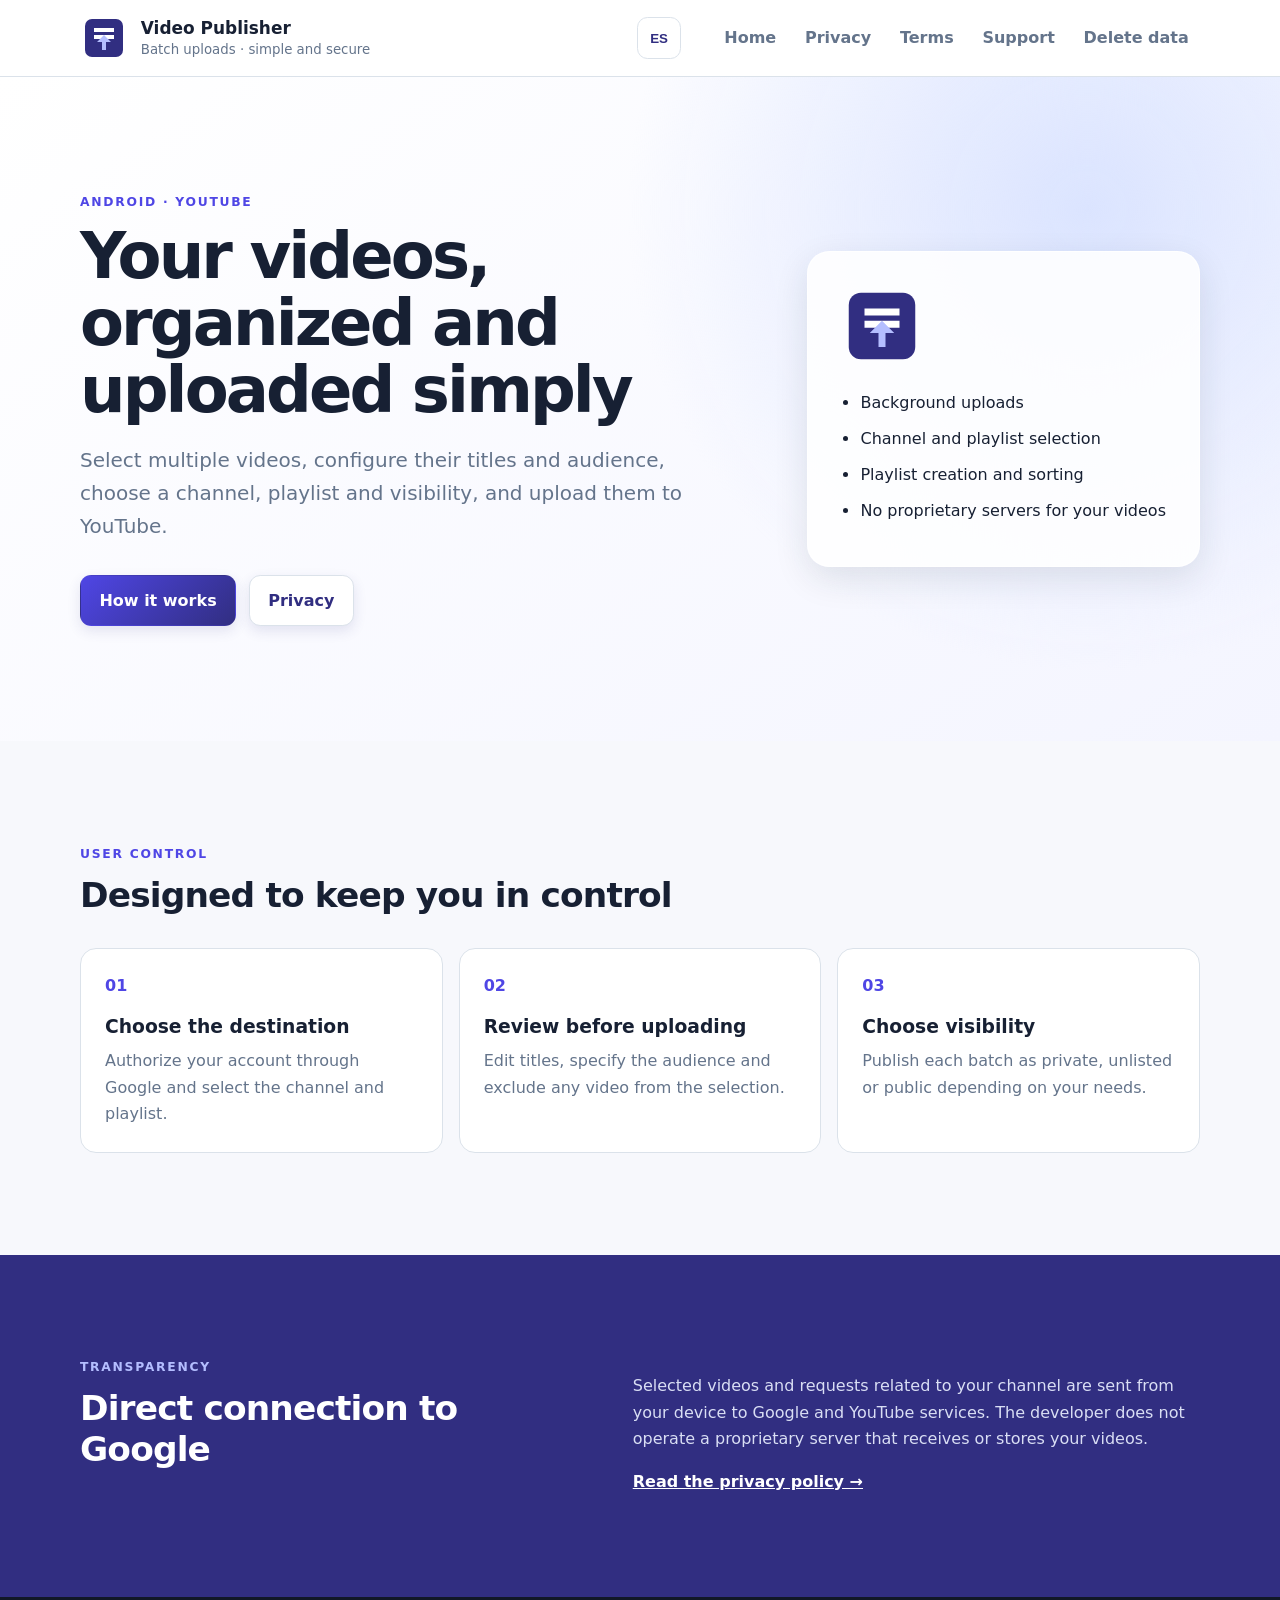
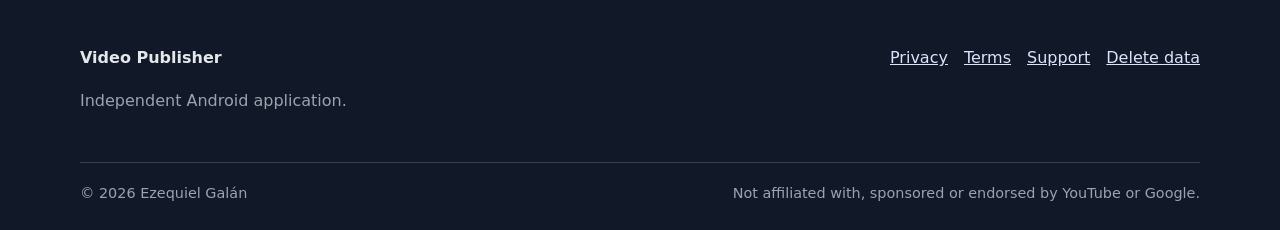
<file: index.html>
<!doctype html>
<html lang="es">
<head>
  <meta charset="utf-8">
  <meta name="viewport" content="width=device-width, initial-scale=1">
  <meta name="description" content="Sitio oficial de Publicador de Vídeos (Video Publisher), una aplicación Android para gestionar subidas por lotes a YouTube.">
  <meta name="theme-color" content="#312e81">
  <meta name="google-site-verification" content="wgE6SXfp0S7-JsdojWdVtUyvnui0xIQFxlAx4Hck0r0">
  <title>Publicador de Vídeos | Video Publisher</title>
  <link rel="icon" href="assets/logo.svg" type="image/svg+xml">
  <link rel="stylesheet" href="assets/styles.css">
</head>
<body>
  <a class="skip-link" href="#contenido" data-es="Saltar al contenido" data-en="Skip to content">Saltar al contenido</a>
  <header class="site-header">
    <div class="shell header-inner">
      <a class="brand" href="index.html" aria-label="Publicador de Vídeos">
        <img src="assets/logo.svg" alt="" width="48" height="48">
        <span><strong data-es="Publicador de Vídeos" data-en="Video Publisher">Publicador de Vídeos</strong><small data-es="Subida masiva · sencilla y segura" data-en="Batch uploads · simple and secure">Subida masiva · sencilla y segura</small></span>
      </a>
      <div class="header-actions">
        <button class="language-button" type="button" data-language-toggle aria-label="Cambiar idioma">EN</button>
        <button class="menu-button" type="button" data-menu-toggle aria-expanded="false" aria-controls="main-menu"><span></span><span></span><span></span><span class="sr-only">Menú</span></button>
      </div>
      <nav id="main-menu" class="main-nav" aria-label="Navegación principal">
        <a href="index.html" data-es="Inicio" data-en="Home">Inicio</a>
        <a href="privacy.html" data-es="Privacidad" data-en="Privacy">Privacidad</a>
        <a href="terms.html" data-es="Condiciones" data-en="Terms">Condiciones</a>
        <a href="support.html" data-es="Ayuda" data-en="Support">Ayuda</a>
        <a href="deletion.html" data-es="Eliminar datos" data-en="Delete data">Eliminar datos</a>
      </nav>
    </div>
  </header>

  <main id="contenido">
    <section class="hero">
      <div class="shell hero-grid">
        <div>
          <p class="eyebrow" data-es="ANDROID · YOUTUBE" data-en="ANDROID · YOUTUBE">ANDROID · YOUTUBE</p>
          <h1 data-es="Tus vídeos, organizados y subidos de forma sencilla" data-en="Your videos, organized and uploaded simply">Tus vídeos, organizados y subidos de forma sencilla</h1>
          <p class="hero-copy" data-es="Selecciona varios vídeos, configura su título y audiencia, elige un canal, una lista de reproducción y la visibilidad, y súbelos a YouTube." data-en="Select multiple videos, configure their titles and audience, choose a channel, playlist and visibility, and upload them to YouTube.">Selecciona varios vídeos, configura su título y audiencia, elige un canal, una lista de reproducción y la visibilidad, y súbelos a YouTube.</p>
          <div class="hero-actions">
            <a class="button primary" href="support.html" data-es="Cómo funciona" data-en="How it works">Cómo funciona</a>
            <a class="button secondary" href="privacy.html" data-es="Privacidad" data-en="Privacy">Privacidad</a>
          </div>
        </div>
        <div class="hero-card" aria-label="Resumen de funciones">
          <img src="assets/logo.svg" alt="" width="84" height="84">
          <ul>
            <li data-es="Subidas en segundo plano" data-en="Background uploads">Subidas en segundo plano</li>
            <li data-es="Selección de canal y listas" data-en="Channel and playlist selection">Selección de canal y listas</li>
            <li data-es="Creación y ordenación de listas" data-en="Playlist creation and sorting">Creación y ordenación de listas</li>
            <li data-es="Sin servidores propios para tus vídeos" data-en="No proprietary servers for your videos">Sin servidores propios para tus vídeos</li>
          </ul>
        </div>
      </div>
    </section>

    <section class="section shell">
      <div class="section-heading">
        <p class="eyebrow" data-es="CONTROL DEL USUARIO" data-en="USER CONTROL">CONTROL DEL USUARIO</p>
        <h2 data-es="Diseñada para que tú decidas" data-en="Designed to keep you in control">Diseñada para que tú decidas</h2>
      </div>
      <div class="feature-grid">
        <article class="feature"><span>01</span><h3 data-es="Elige el destino" data-en="Choose the destination">Elige el destino</h3><p data-es="Autoriza tu cuenta mediante Google y selecciona el canal y la lista de reproducción." data-en="Authorize your account through Google and select the channel and playlist.">Autoriza tu cuenta mediante Google y selecciona el canal y la lista de reproducción.</p></article>
        <article class="feature"><span>02</span><h3 data-es="Revisa antes de subir" data-en="Review before uploading">Revisa antes de subir</h3><p data-es="Edita los títulos, indica la audiencia y excluye cualquier vídeo de la selección." data-en="Edit titles, specify the audience and exclude any video from the selection.">Edita los títulos, indica la audiencia y excluye cualquier vídeo de la selección.</p></article>
        <article class="feature"><span>03</span><h3 data-es="Elige la visibilidad" data-en="Choose visibility">Elige la visibilidad</h3><p data-es="Publica cada lote como privado, oculto o público según el destino que necesites." data-en="Publish each batch as private, unlisted or public depending on your needs.">Publica cada lote como privado, oculto o público según el destino que necesites.</p></article>
      </div>
    </section>

    <section class="section soft-section">
      <div class="shell split">
        <div><p class="eyebrow" data-es="TRANSPARENCIA" data-en="TRANSPARENCY">TRANSPARENCIA</p><h2 data-es="Conexión directa con Google" data-en="Direct connection to Google">Conexión directa con Google</h2></div>
        <div><p data-es="Los vídeos seleccionados y las solicitudes relacionadas con tu canal se envían desde tu dispositivo a los servicios de Google y YouTube. El desarrollador no opera un servidor propio que reciba o almacene tus vídeos." data-en="Selected videos and requests related to your channel are sent from your device to Google and YouTube services. The developer does not operate a proprietary server that receives or stores your videos.">Los vídeos seleccionados y las solicitudes relacionadas con tu canal se envían desde tu dispositivo a los servicios de Google y YouTube. El desarrollador no opera un servidor propio que reciba o almacene tus vídeos.</p><a class="text-link" href="privacy.html" data-es="Leer la política de privacidad →" data-en="Read the privacy policy →">Leer la política de privacidad →</a></div>
      </div>
    </section>
  </main>

  <footer class="site-footer">
    <div class="shell footer-grid"><div><strong data-es="Publicador de Vídeos" data-en="Video Publisher">Publicador de Vídeos</strong><p data-es="Aplicación independiente para Android." data-en="Independent Android application.">Aplicación independiente para Android.</p></div><div class="footer-links"><a href="privacy.html" data-es="Privacidad" data-en="Privacy">Privacidad</a><a href="terms.html" data-es="Condiciones" data-en="Terms">Condiciones</a><a href="support.html" data-es="Ayuda" data-en="Support">Ayuda</a><a href="deletion.html" data-es="Eliminar datos" data-en="Delete data">Eliminar datos</a></div></div>
    <div class="shell legal-note"><span>© <span data-current-year></span> <span data-developer-name>Ezequiel Galán</span></span><span data-es="No afiliada, patrocinada ni respaldada por YouTube o Google." data-en="Not affiliated with, sponsored or endorsed by YouTube or Google.">No afiliada, patrocinada ni respaldada por YouTube o Google.</span></div>
  </footer>
  <script src="assets/config.js"></script><script src="assets/app.js"></script>
</body>
</html>
</file>
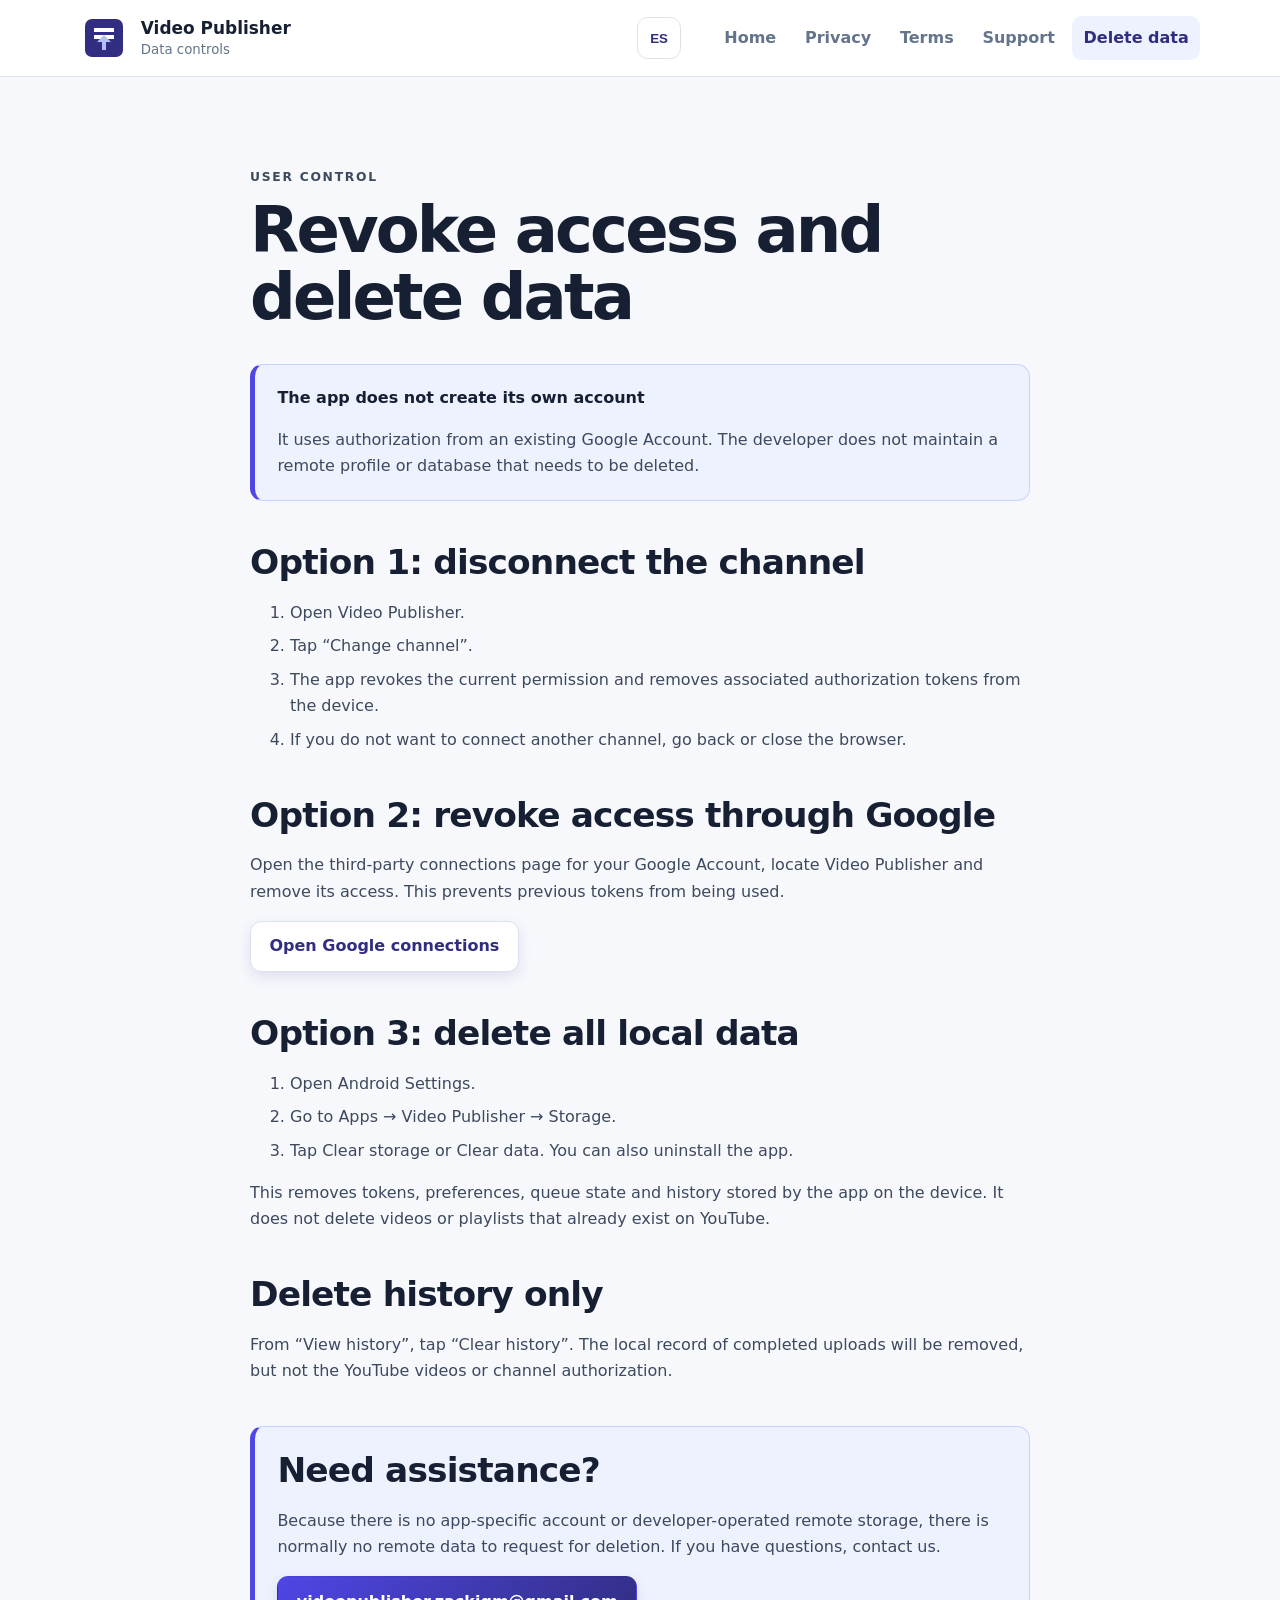
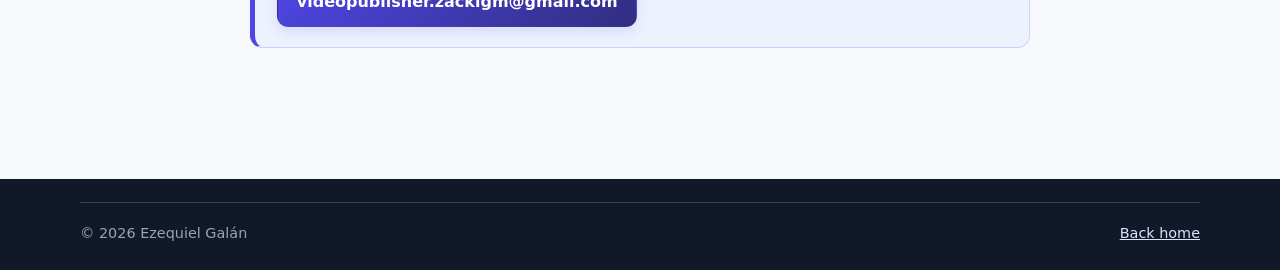
<file: deletion.html>
<!doctype html><html lang="es"><head><meta charset="utf-8"><meta name="viewport" content="width=device-width, initial-scale=1"><meta name="theme-color" content="#312e81"><meta name="description" content="Instrucciones para retirar el acceso y eliminar datos locales de Publicador de Vídeos."><title>Eliminar datos | Publicador de Vídeos</title><link rel="icon" href="assets/logo.svg" type="image/svg+xml"><link rel="stylesheet" href="assets/styles.css"></head><body>
<a class="skip-link" href="#contenido" data-es="Saltar al contenido" data-en="Skip to content">Saltar al contenido</a><header class="site-header"><div class="shell header-inner"><a class="brand" href="index.html"><img src="assets/logo.svg" alt="" width="48" height="48"><span><strong data-es="Publicador de Vídeos" data-en="Video Publisher">Publicador de Vídeos</strong><small data-es="Control de datos" data-en="Data controls">Control de datos</small></span></a><div class="header-actions"><button class="language-button" type="button" data-language-toggle>EN</button><button class="menu-button" type="button" data-menu-toggle aria-expanded="false" aria-controls="main-menu"><span></span><span></span><span></span><span class="sr-only">Menú</span></button></div><nav id="main-menu" class="main-nav"><a href="index.html" data-es="Inicio" data-en="Home">Inicio</a><a href="privacy.html" data-es="Privacidad" data-en="Privacy">Privacidad</a><a href="terms.html" data-es="Condiciones" data-en="Terms">Condiciones</a><a href="support.html" data-es="Ayuda" data-en="Support">Ayuda</a><a class="active" href="deletion.html" data-es="Eliminar datos" data-en="Delete data">Eliminar datos</a></nav></div></header>
<main id="contenido" class="legal-page"><div class="shell narrow"><p class="eyebrow" data-es="CONTROL DEL USUARIO" data-en="USER CONTROL">CONTROL DEL USUARIO</p><h1 data-es="Retirar el acceso y eliminar datos" data-en="Revoke access and delete data">Retirar el acceso y eliminar datos</h1><div class="notice"><strong data-es="La aplicación no crea una cuenta propia" data-en="The app does not create its own account">La aplicación no crea una cuenta propia</strong><p data-es="Utiliza la autorización de una cuenta de Google existente. El desarrollador no mantiene un perfil o base de datos remota que deba eliminarse." data-en="It uses authorization from an existing Google Account. The developer does not maintain a remote profile or database that needs to be deleted.">Utiliza la autorización de una cuenta de Google existente. El desarrollador no mantiene un perfil o base de datos remota que deba eliminarse.</p></div>
<section><h2 data-es="Opción 1: desconectar el canal" data-en="Option 1: disconnect the channel">Opción 1: desconectar el canal</h2><ol><li data-es="Abre Publicador de Vídeos." data-en="Open Video Publisher.">Abre Publicador de Vídeos.</li><li data-es="Pulsa “Cambiar canal”." data-en="Tap “Change channel”.">Pulsa <em>“Cambiar canal”</em>.</li><li data-es="La aplicación revoca el permiso actual y elimina del dispositivo los tokens de autorización asociados." data-en="The app revokes the current permission and removes associated authorization tokens from the device.">La aplicación revoca el permiso actual y elimina del dispositivo los tokens de autorización asociados.</li><li data-es="Si no quieres conectar otro canal, vuelve atrás o cierra el navegador." data-en="If you do not want to connect another channel, go back or close the browser.">Si no quieres conectar otro canal, vuelve atrás o cierra el navegador.</li></ol></section>
<section><h2 data-es="Opción 2: retirar el acceso desde Google" data-en="Option 2: revoke access through Google">Opción 2: retirar el acceso desde Google</h2><p data-es="Accede a las conexiones de terceros de tu cuenta de Google, localiza Publicador de Vídeos y elimina su acceso. Esta acción impide que los tokens anteriores sigan utilizándose." data-en="Open the third-party connections page for your Google Account, locate Video Publisher and remove its access. This prevents previous tokens from being used.">Accede a las conexiones de terceros de tu cuenta de Google, localiza Publicador de Vídeos y elimina su acceso. Esta acción impide que los tokens anteriores sigan utilizándose.</p><p><a class="button secondary" href="https://myaccount.google.com/connections" rel="noopener" data-es="Abrir conexiones de Google" data-en="Open Google connections">Abrir conexiones de Google</a></p></section>
<section><h2 data-es="Opción 3: eliminar todos los datos locales" data-en="Option 3: delete all local data">Opción 3: eliminar todos los datos locales</h2><ol><li data-es="Abre Ajustes de Android." data-en="Open Android Settings.">Abre Ajustes de Android.</li><li data-es="Entra en Aplicaciones → Publicador de Vídeos → Almacenamiento." data-en="Go to Apps → Video Publisher → Storage.">Entra en Aplicaciones → Publicador de Vídeos → Almacenamiento.</li><li data-es="Pulsa Borrar almacenamiento o Borrar datos. También puedes desinstalar la aplicación." data-en="Tap Clear storage or Clear data. You can also uninstall the app.">Pulsa <em>“Borrar almacenamiento”</em> o <em>“Borrar datos”</em>. También puedes desinstalar la aplicación.</li></ol><p data-es="Esto elimina los tokens, preferencias, estado de la cola e historial guardados por la aplicación en el dispositivo. No elimina los vídeos ni las listas que ya existen en YouTube." data-en="This removes tokens, preferences, queue state and history stored by the app on the device. It does not delete videos or playlists that already exist on YouTube.">Esto elimina los tokens, preferencias, estado de la cola e historial guardados por la aplicación en el dispositivo. <strong>No elimina</strong> los vídeos ni las listas que ya existen en YouTube.</p></section>
<section><h2 data-es="Borrar solo el historial" data-en="Delete history only">Borrar solo el historial</h2><p data-es="Desde “Ver historial”, pulsa “Borrar historial”. Se eliminará el registro local de subidas completadas, pero no los vídeos de YouTube ni la autorización del canal." data-en="From “View history”, tap “Clear history”. The local record of completed uploads will be removed, but not the YouTube videos or channel authorization.">Desde <em>“Ver historial”</em>, pulsa <em>“Borrar historial”</em>. Se eliminará el registro local de subidas completadas, pero no los vídeos de YouTube ni la autorización del canal.</p></section>
<section class="contact-card"><h2 data-es="¿Necesitas asistencia?" data-en="Need assistance?">¿Necesitas asistencia?</h2><p data-es="Como no existe una cuenta propia ni almacenamiento remoto del desarrollador, normalmente no hay datos remotos que solicitar eliminar. Si tienes alguna duda, contacta con nosotros." data-en="Because there is no app-specific account or developer-operated remote storage, there is normally no remote data to request for deletion. If you have questions, contact us.">Como no existe una cuenta propia ni almacenamiento remoto del desarrollador, normalmente no hay datos remotos que solicitar eliminar. Si tienes alguna duda, contacta con nosotros.</p><a class="button primary" data-support-email-button href="mailto:videopublisher.zackigm@gmail.com">videopublisher.zackigm@gmail.com</a></section>
</div></main><footer class="site-footer compact"><div class="shell legal-note"><span>© <span data-current-year></span> <span data-developer-name>Ezequiel Galán</span></span><a href="index.html" data-es="Volver al inicio" data-en="Back home">Volver al inicio</a></div></footer><script src="assets/config.js"></script><script src="assets/app.js"></script></body></html>
</file>
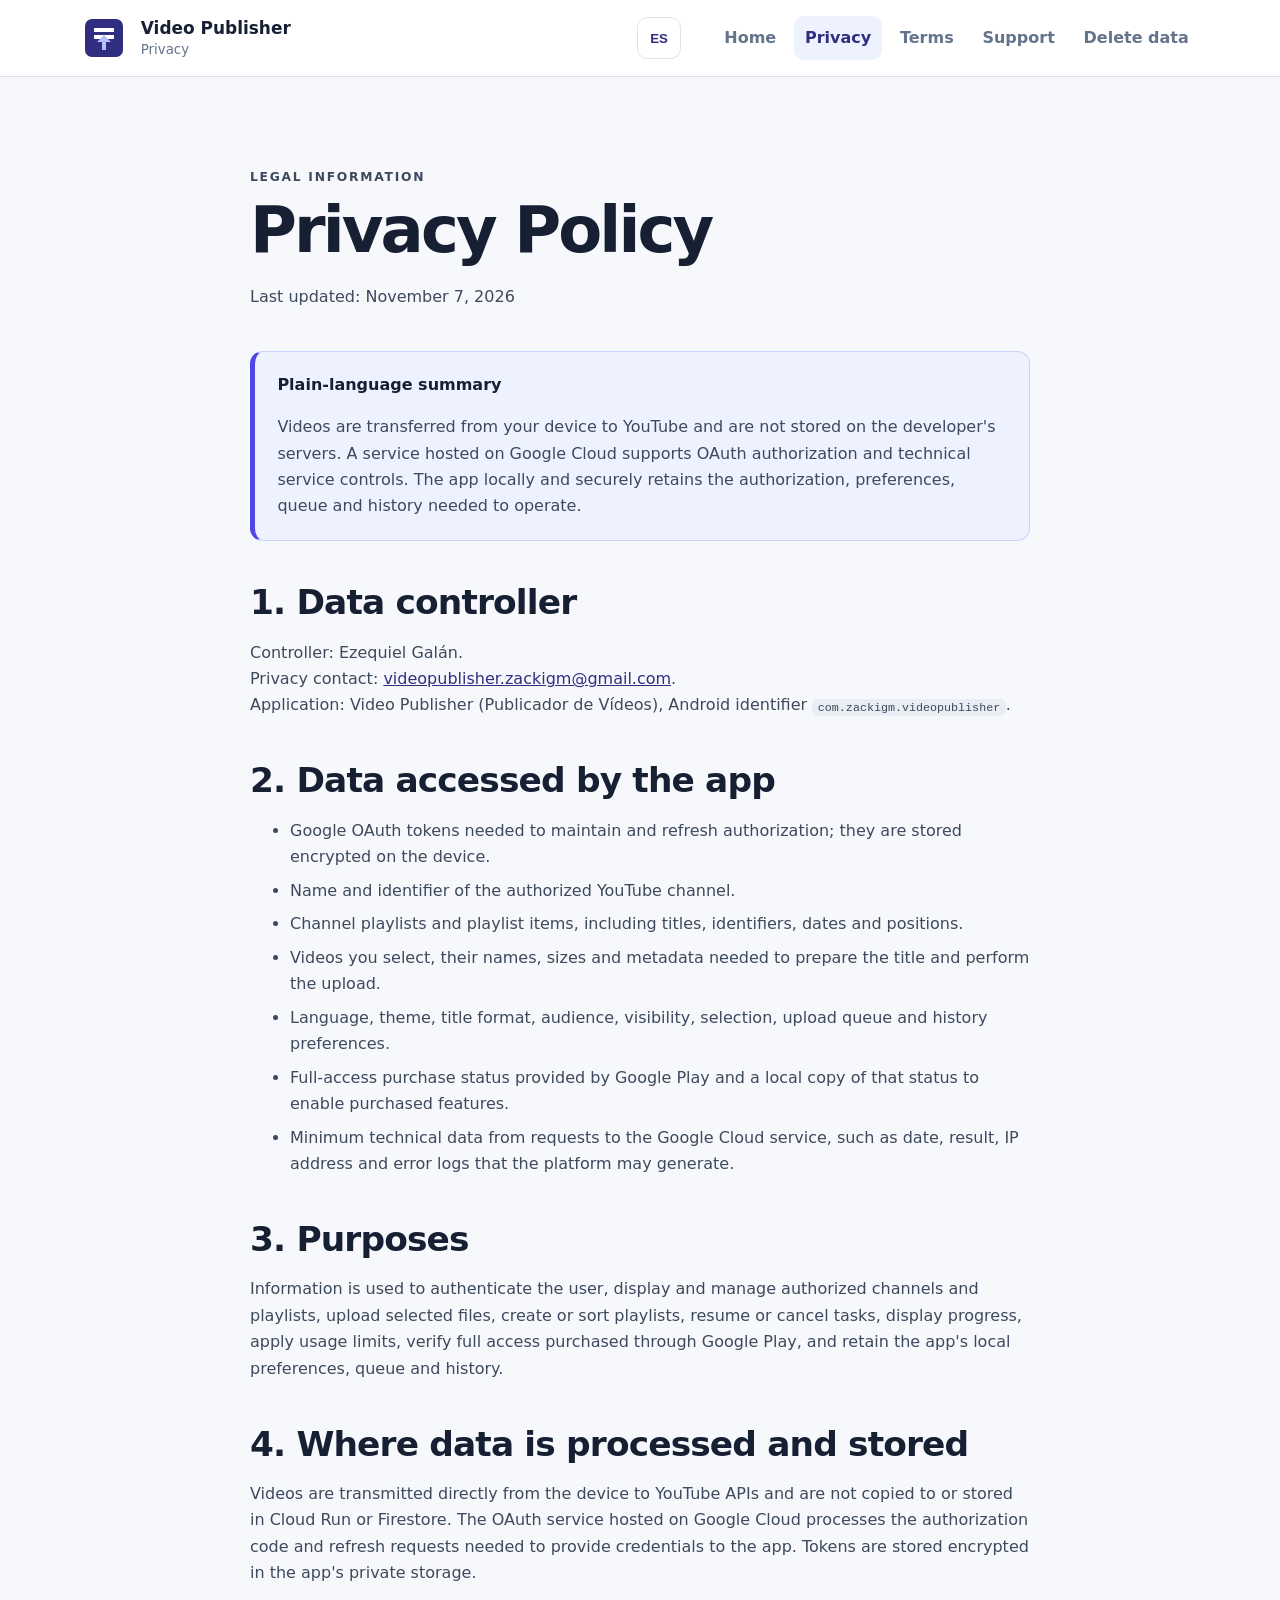
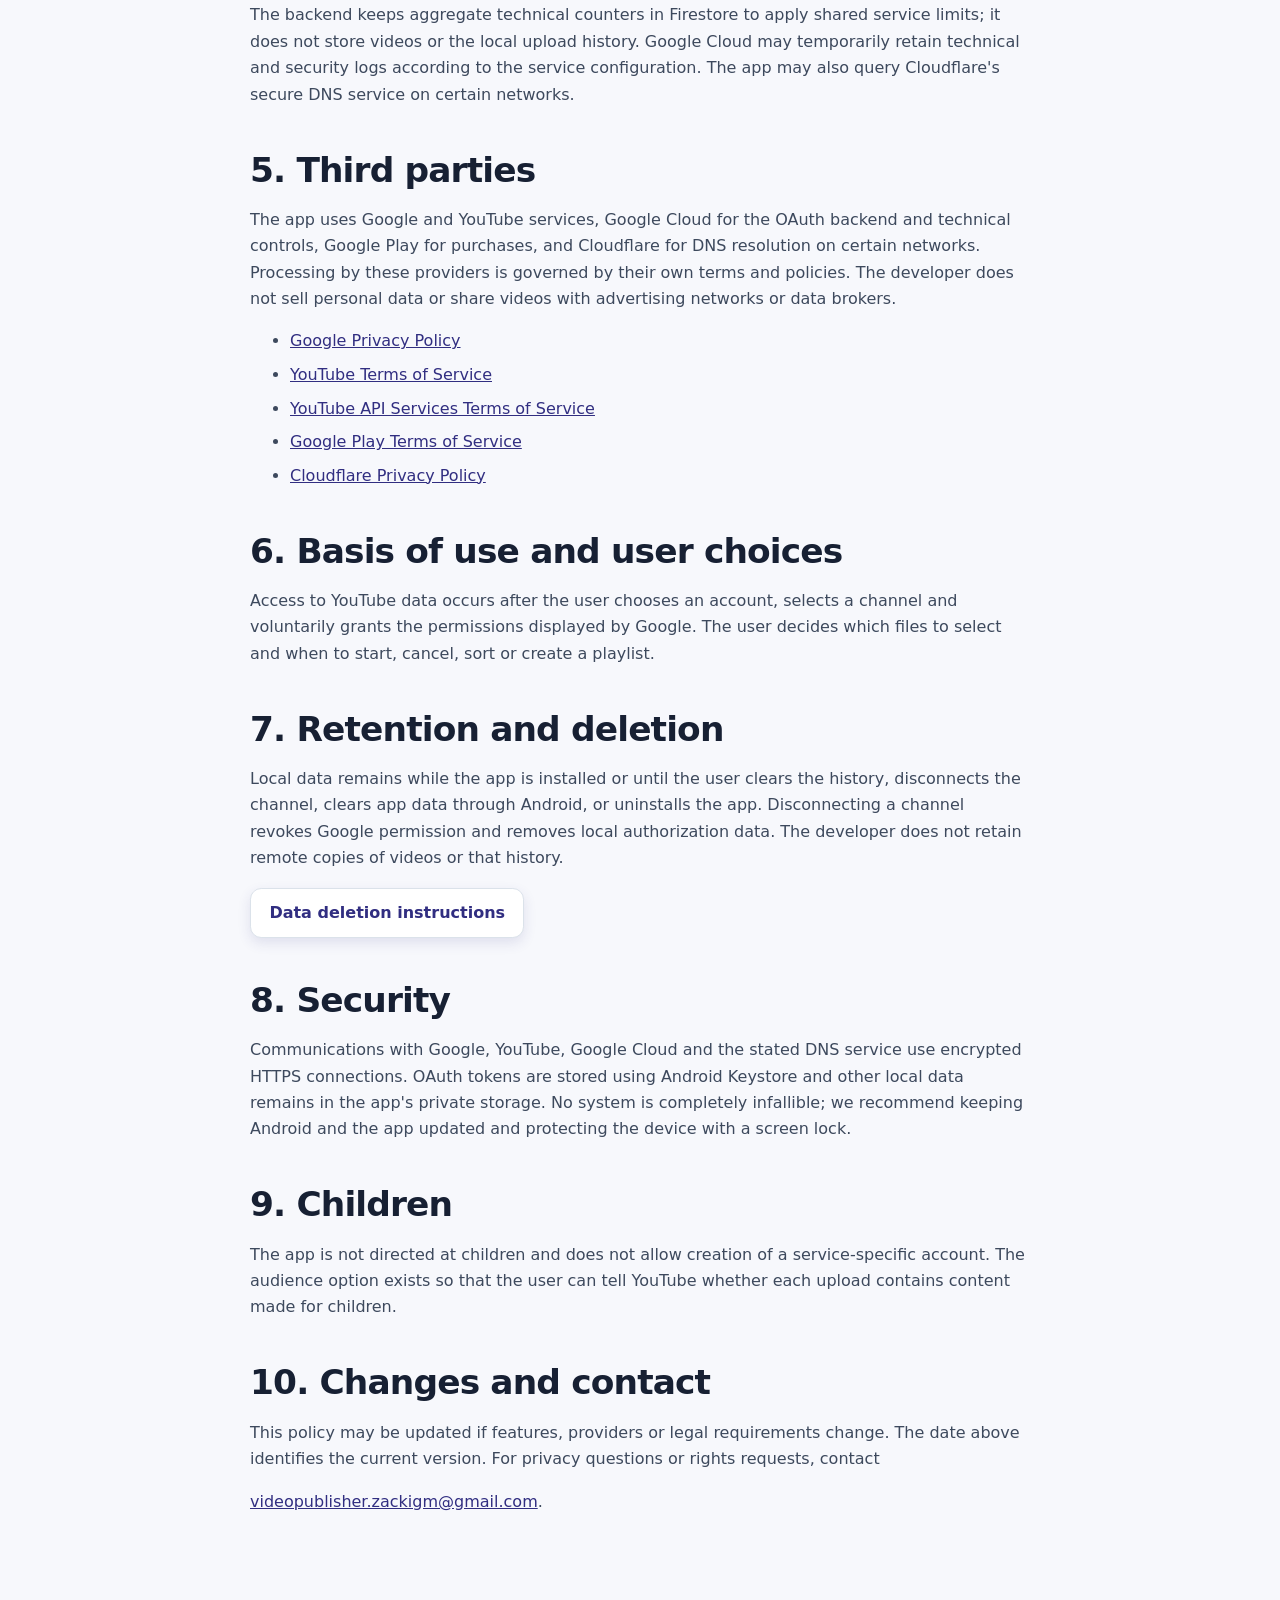
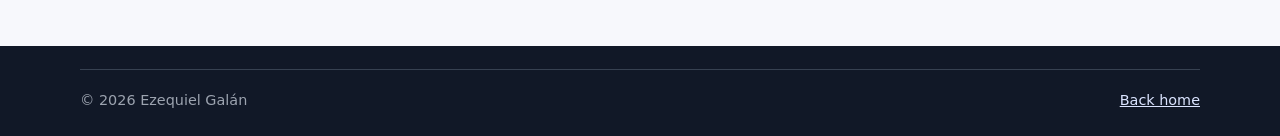
<file: privacy.html>
<!doctype html><html lang="es"><head><meta charset="utf-8"><meta name="viewport" content="width=device-width, initial-scale=1"><meta name="theme-color" content="#312e81"><meta name="description" content="Política de privacidad de Publicador de Vídeos."><title>Política de privacidad | Publicador de Vídeos</title><link rel="icon" href="assets/logo.svg" type="image/svg+xml"><link rel="stylesheet" href="assets/styles.css"></head><body>
<a class="skip-link" href="#contenido" data-es="Saltar al contenido" data-en="Skip to content">Saltar al contenido</a><header class="site-header"><div class="shell header-inner"><a class="brand" href="index.html"><img src="assets/logo.svg" alt="" width="48" height="48"><span><strong data-es="Publicador de Vídeos" data-en="Video Publisher">Publicador de Vídeos</strong><small data-es="Privacidad" data-en="Privacy">Privacidad</small></span></a><div class="header-actions"><button class="language-button" type="button" data-language-toggle>EN</button><button class="menu-button" type="button" data-menu-toggle aria-expanded="false" aria-controls="main-menu"><span></span><span></span><span></span><span class="sr-only">Menú</span></button></div><nav id="main-menu" class="main-nav"><a href="index.html" data-es="Inicio" data-en="Home">Inicio</a><a class="active" href="privacy.html" data-es="Privacidad" data-en="Privacy">Privacidad</a><a href="terms.html" data-es="Condiciones" data-en="Terms">Condiciones</a><a href="support.html" data-es="Ayuda" data-en="Support">Ayuda</a><a href="deletion.html" data-es="Eliminar datos" data-en="Delete data">Eliminar datos</a></nav></div></header>
<main id="contenido" class="legal-page"><div class="shell narrow"><p class="eyebrow" data-es="INFORMACIÓN LEGAL" data-en="LEGAL INFORMATION">INFORMACIÓN LEGAL</p><h1 data-es="Política de privacidad" data-en="Privacy Policy">Política de privacidad</h1><p class="updated"><span data-es="Última actualización:" data-en="Last updated:">Última actualización:</span> <span data-effective-date>7 de noviembre de 2026</span></p>
<div class="notice"><strong data-es="Resumen claro" data-en="Plain-language summary">Resumen claro</strong><p data-es="Los vídeos se transfieren desde tu dispositivo a YouTube y no se almacenan en servidores del desarrollador. Un servicio alojado en Google Cloud interviene en la autorización OAuth y en el control técnico del servicio. La aplicación conserva localmente y de forma protegida la autorización, preferencias, cola e historial necesarios para funcionar." data-en="Videos are transferred from your device to YouTube and are not stored on the developer's servers. A service hosted on Google Cloud supports OAuth authorization and technical service controls. The app locally and securely retains the authorization, preferences, queue and history needed to operate.">Los vídeos se transfieren desde tu dispositivo a YouTube y no se almacenan en servidores del desarrollador. Un servicio alojado en Google Cloud interviene en la autorización OAuth y en el control técnico del servicio. La aplicación conserva localmente y de forma protegida la autorización, preferencias, cola e historial necesarios para funcionar.</p></div>
<section><h2 data-es="1. Responsable" data-en="1. Data controller">1. Responsable</h2><p><span data-es="Responsable:" data-en="Controller:">Responsable:</span> <span data-developer-name>Ezequiel Galán</span>.<br><span data-es="Contacto de privacidad:" data-en="Privacy contact:">Contacto de privacidad:</span> <a data-support-email href="mailto:videopublisher.zackigm@gmail.com">videopublisher.zackigm@gmail.com</a>.<br><span data-es="Aplicación:" data-en="Application:">Aplicación:</span> <span data-es="Publicador de Vídeos (Video Publisher), identificador Android" data-en="Video Publisher (Publicador de Vídeos), Android identifier">Publicador de Vídeos (Video Publisher), identificador Android</span> <code>com.zackigm.videopublisher</code>.</p></section>
<section><h2 data-es="2. Datos a los que accede la aplicación" data-en="2. Data accessed by the app">2. Datos a los que accede la aplicación</h2><ul><li data-es="Tokens OAuth de Google necesarios para mantener y renovar la autorización; se guardan cifrados en el dispositivo." data-en="Google OAuth tokens needed to maintain and refresh authorization; they are stored encrypted on the device.">Tokens OAuth de Google necesarios para mantener y renovar la autorización; se guardan cifrados en el dispositivo.</li><li data-es="Nombre e identificador del canal de YouTube autorizado." data-en="Name and identifier of the authorized YouTube channel.">Nombre e identificador del canal de YouTube autorizado.</li><li data-es="Listas de reproducción y elementos de las listas del canal, incluidos títulos, identificadores, fechas y posiciones." data-en="Channel playlists and playlist items, including titles, identifiers, dates and positions.">Listas de reproducción y elementos de las listas del canal, incluidos títulos, identificadores, fechas y posiciones.</li><li data-es="Vídeos que seleccionas, sus nombres, tamaños y metadatos necesarios para preparar el título y realizar la subida." data-en="Videos you select, their names, sizes and metadata needed to prepare the title and perform the upload.">Vídeos que seleccionas, sus nombres, tamaños y metadatos necesarios para preparar el título y realizar la subida.</li><li data-es="Preferencias de idioma, tema, formato de título, audiencia, visibilidad, selección, cola e historial de subidas." data-en="Language, theme, title format, audience, visibility, selection, upload queue and history preferences.">Preferencias de idioma, tema, formato de título, audiencia, visibilidad, selección, cola e historial de subidas.</li><li data-es="Estado de la compra de acceso completo facilitado por Google Play y una copia local de ese estado para habilitar las funciones adquiridas." data-en="Full-access purchase status provided by Google Play and a local copy of that status to enable purchased features.">Estado de la compra de acceso completo facilitado por Google Play y una copia local de ese estado para habilitar las funciones adquiridas.</li><li data-es="Datos técnicos mínimos de las solicitudes al servicio de Google Cloud, como fecha, resultado, dirección IP y registros de error que pueda generar la plataforma." data-en="Minimum technical data from requests to the Google Cloud service, such as date, result, IP address and error logs that the platform may generate.">Datos técnicos mínimos de las solicitudes al servicio de Google Cloud, como fecha, resultado, dirección IP y registros de error que pueda generar la plataforma.</li></ul></section>
<section><h2 data-es="3. Finalidades" data-en="3. Purposes">3. Finalidades</h2><p data-es="La información se utiliza para autenticar al usuario, mostrar y administrar los canales y listas autorizados, subir los archivos seleccionados, crear u ordenar listas de reproducción, reanudar o cancelar tareas, presentar el progreso, aplicar los límites de uso, comprobar el acceso completo adquirido en Google Play y conservar las preferencias, cola e historial local de la aplicación." data-en="Information is used to authenticate the user, display and manage authorized channels and playlists, upload selected files, create or sort playlists, resume or cancel tasks, display progress, apply usage limits, verify full access purchased through Google Play, and retain the app's local preferences, queue and history.">La información se utiliza para autenticar al usuario, mostrar y administrar los canales y listas autorizados, subir los archivos seleccionados, crear u ordenar listas de reproducción, reanudar o cancelar tareas, presentar el progreso, aplicar los límites de uso, comprobar el acceso completo adquirido en Google Play y conservar las preferencias, cola e historial local de la aplicación.</p></section>
<section><h2 data-es="4. Dónde se procesan y almacenan los datos" data-en="4. Where data is processed and stored">4. Dónde se procesan y almacenan los datos</h2><p data-es="Los vídeos se transmiten directamente desde el dispositivo a las API de YouTube y no se copian ni almacenan en Cloud Run o Firestore. El servicio OAuth alojado en Google Cloud procesa el código de autorización y las solicitudes de renovación necesarias para entregar credenciales a la aplicación. Los tokens se guardan cifrados en el almacenamiento privado de la aplicación." data-en="Videos are transmitted directly from the device to YouTube APIs and are not copied to or stored in Cloud Run or Firestore. The OAuth service hosted on Google Cloud processes the authorization code and refresh requests needed to provide credentials to the app. Tokens are stored encrypted in the app's private storage.">Los vídeos se transmiten directamente desde el dispositivo a las API de YouTube y no se copian ni almacenan en Cloud Run o Firestore. El servicio OAuth alojado en Google Cloud procesa el código de autorización y las solicitudes de renovación necesarias para entregar credenciales a la aplicación. Los tokens se guardan cifrados en el almacenamiento privado de la aplicación.</p><p data-es="El backend mantiene en Firestore contadores técnicos agregados para aplicar límites compartidos del servicio; no guarda los vídeos ni el historial local de subidas. Google Cloud puede conservar temporalmente registros técnicos y de seguridad de acuerdo con la configuración del servicio. La aplicación también puede consultar un servicio DNS seguro de Cloudflare en determinadas redes." data-en="The backend keeps aggregate technical counters in Firestore to apply shared service limits; it does not store videos or the local upload history. Google Cloud may temporarily retain technical and security logs according to the service configuration. The app may also query Cloudflare's secure DNS service on certain networks.">El backend mantiene en Firestore contadores técnicos agregados para aplicar límites compartidos del servicio; no guarda los vídeos ni el historial local de subidas. Google Cloud puede conservar temporalmente registros técnicos y de seguridad de acuerdo con la configuración del servicio. La aplicación también puede consultar un servicio DNS seguro de Cloudflare en determinadas redes.</p></section>
<section><h2 data-es="5. Terceros" data-en="5. Third parties">5. Terceros</h2><p data-es="La aplicación utiliza servicios de Google y YouTube, Google Cloud para el backend OAuth y controles técnicos, Google Play para compras y Cloudflare para resolución DNS en determinadas redes. El tratamiento realizado por esos proveedores se rige por sus propias condiciones y políticas. El desarrollador no vende datos personales ni comparte vídeos con redes publicitarias o intermediarios de datos." data-en="The app uses Google and YouTube services, Google Cloud for the OAuth backend and technical controls, Google Play for purchases, and Cloudflare for DNS resolution on certain networks. Processing by these providers is governed by their own terms and policies. The developer does not sell personal data or share videos with advertising networks or data brokers.">La aplicación utiliza servicios de Google y YouTube, Google Cloud para el backend OAuth y controles técnicos, Google Play para compras y Cloudflare para resolución DNS en determinadas redes. El tratamiento realizado por esos proveedores se rige por sus propias condiciones y políticas. El desarrollador no vende datos personales ni comparte vídeos con redes publicitarias o intermediarios de datos.</p><ul><li><a href="https://policies.google.com/privacy" rel="noopener">Google Privacy Policy</a></li><li><a href="https://www.youtube.com/t/terms" rel="noopener">YouTube Terms of Service</a></li><li><a href="https://developers.google.com/youtube/terms/api-services-terms-of-service-emea" rel="noopener">YouTube API Services Terms of Service</a></li><li><a href="https://play.google.com/about/play-terms/" rel="noopener">Google Play Terms of Service</a></li><li><a href="https://www.cloudflare.com/privacypolicy/" rel="noopener">Cloudflare Privacy Policy</a></li></ul></section>
<section><h2 data-es="6. Base de uso y decisiones del usuario" data-en="6. Basis of use and user choices">6. Base de uso y decisiones del usuario</h2><p data-es="El acceso a los datos de YouTube se produce después de que el usuario elige una cuenta, selecciona un canal y concede voluntariamente los permisos mostrados por Google. El usuario decide qué archivos seleccionar y cuándo iniciar, cancelar, ordenar o crear una lista." data-en="Access to YouTube data occurs after the user chooses an account, selects a channel and voluntarily grants the permissions displayed by Google. The user decides which files to select and when to start, cancel, sort or create a playlist.">El acceso a los datos de YouTube se produce después de que el usuario elige una cuenta, selecciona un canal y concede voluntariamente los permisos mostrados por Google. El usuario decide qué archivos seleccionar y cuándo iniciar, cancelar, ordenar o crear una lista.</p></section>
<section><h2 data-es="7. Conservación y eliminación" data-en="7. Retention and deletion">7. Conservación y eliminación</h2><p data-es="Los datos locales permanecen mientras la aplicación está instalada o hasta que el usuario borra el historial, desconecta el canal, elimina los datos de la aplicación desde Android o desinstala la aplicación. Desconectar un canal revoca el permiso de Google y elimina los datos locales de autorización. El desarrollador no conserva copias remotas de los vídeos ni de ese historial." data-en="Local data remains while the app is installed or until the user clears the history, disconnects the channel, clears app data through Android, or uninstalls the app. Disconnecting a channel revokes Google permission and removes local authorization data. The developer does not retain remote copies of videos or that history.">Los datos locales permanecen mientras la aplicación está instalada o hasta que el usuario borra el historial, desconecta el canal, elimina los datos de la aplicación desde Android o desinstala la aplicación. Desconectar un canal revoca el permiso de Google y elimina los datos locales de autorización. El desarrollador no conserva copias remotas de los vídeos ni de ese historial.</p><p><a class="button secondary" href="deletion.html" data-es="Instrucciones para eliminar datos" data-en="Data deletion instructions">Instrucciones para eliminar datos</a></p></section>
<section><h2 data-es="8. Seguridad" data-en="8. Security">8. Seguridad</h2><p data-es="Las comunicaciones con Google, YouTube, Google Cloud y el servicio DNS indicado utilizan conexiones cifradas HTTPS. Los tokens OAuth se guardan mediante el almacén de claves de Android y los demás datos locales permanecen en el espacio privado asignado a la aplicación. Ningún sistema es completamente infalible; recomendamos mantener Android y la aplicación actualizados y proteger el dispositivo mediante bloqueo de pantalla." data-en="Communications with Google, YouTube, Google Cloud and the stated DNS service use encrypted HTTPS connections. OAuth tokens are stored using Android Keystore and other local data remains in the app's private storage. No system is completely infallible; we recommend keeping Android and the app updated and protecting the device with a screen lock.">Las comunicaciones con Google, YouTube, Google Cloud y el servicio DNS indicado utilizan conexiones cifradas HTTPS. Los tokens OAuth se guardan mediante el almacén de claves de Android y los demás datos locales permanecen en el espacio privado asignado a la aplicación. Ningún sistema es completamente infalible; recomendamos mantener Android y la aplicación actualizados y proteger el dispositivo mediante bloqueo de pantalla.</p></section>
<section><h2 data-es="9. Menores" data-en="9. Children">9. Menores</h2><p data-es="La aplicación no está dirigida a menores ni permite crear una cuenta propia del servicio. La opción de audiencia existe para que el usuario comunique a YouTube si cada subida contiene material creado para niños." data-en="The app is not directed at children and does not allow creation of a service-specific account. The audience option exists so that the user can tell YouTube whether each upload contains content made for children.">La aplicación no está dirigida a menores ni permite crear una cuenta propia del servicio. La opción de audiencia existe para que el usuario comunique a YouTube si cada subida contiene material creado para niños.</p></section>
<section><h2 data-es="10. Cambios y contacto" data-en="10. Changes and contact">10. Cambios y contacto</h2><p data-es="Esta política podrá actualizarse si cambian las funciones, proveedores o requisitos legales. La fecha superior identificará la versión vigente. Para consultas de privacidad o ejercicio de derechos, escribe a" data-en="This policy may be updated if features, providers or legal requirements change. The date above identifies the current version. For privacy questions or rights requests, contact">Esta política podrá actualizarse si cambian las funciones, proveedores o requisitos legales. La fecha superior identificará la versión vigente. Para consultas de privacidad o ejercicio de derechos, escribe a</p><p><a data-support-email href="mailto:videopublisher.zackigm@gmail.com">videopublisher.zackigm@gmail.com</a>.</p></section>
</div></main><footer class="site-footer compact"><div class="shell legal-note"><span>© <span data-current-year></span> <span data-developer-name>Ezequiel Galán</span></span><a href="index.html" data-es="Volver al inicio" data-en="Back home">Volver al inicio</a></div></footer><script src="assets/config.js"></script><script src="assets/app.js"></script></body></html>
</file>
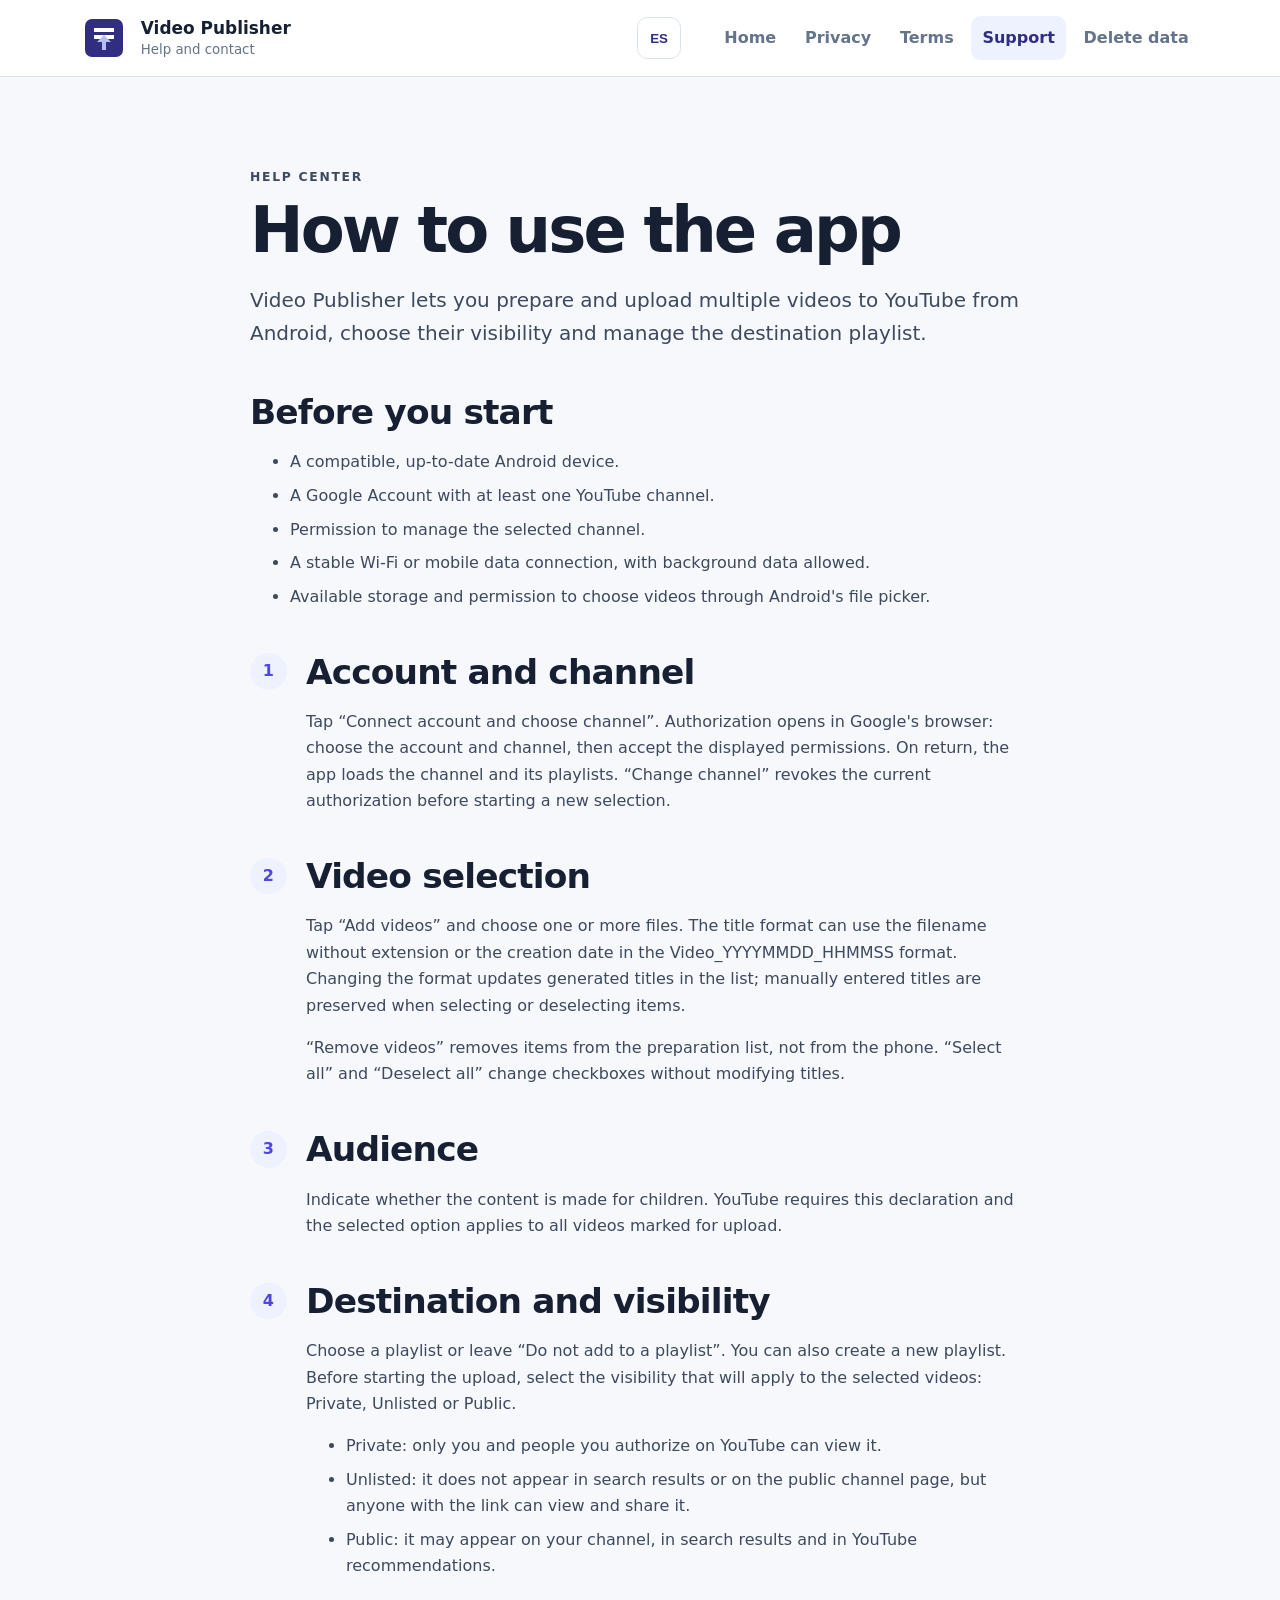
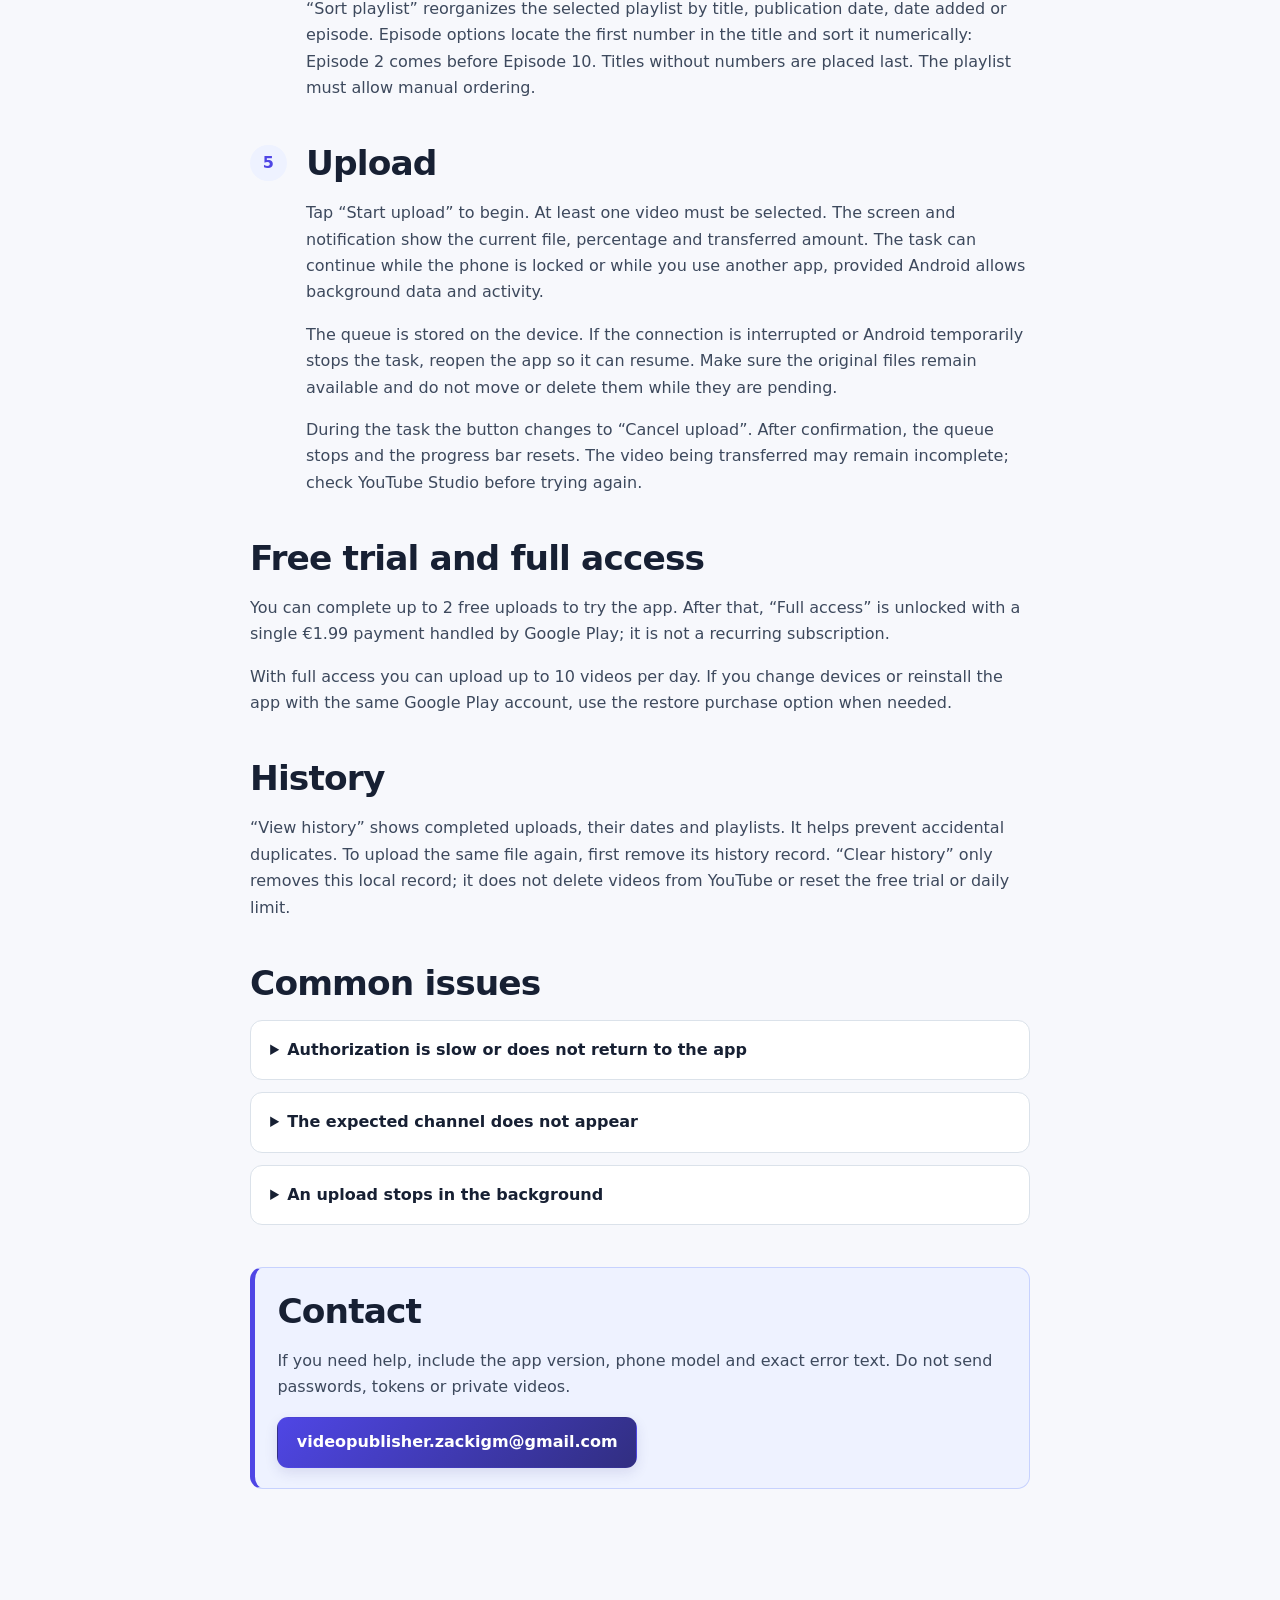
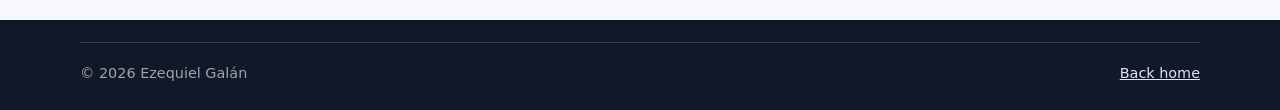
<file: support.html>
<!doctype html><html lang="es"><head><meta charset="utf-8"><meta name="viewport" content="width=device-width, initial-scale=1"><meta name="theme-color" content="#312e81"><meta name="description" content="Ayuda y contacto de Publicador de Vídeos."><title>Ayuda | Publicador de Vídeos</title><link rel="icon" href="assets/logo.svg" type="image/svg+xml"><link rel="stylesheet" href="assets/styles.css"></head><body>
<a class="skip-link" href="#contenido" data-es="Saltar al contenido" data-en="Skip to content">Saltar al contenido</a><header class="site-header"><div class="shell header-inner"><a class="brand" href="index.html"><img src="assets/logo.svg" alt="" width="48" height="48"><span><strong data-es="Publicador de Vídeos" data-en="Video Publisher">Publicador de Vídeos</strong><small data-es="Ayuda y contacto" data-en="Help and contact">Ayuda y contacto</small></span></a><div class="header-actions"><button class="language-button" type="button" data-language-toggle>EN</button><button class="menu-button" type="button" data-menu-toggle aria-expanded="false" aria-controls="main-menu"><span></span><span></span><span></span><span class="sr-only">Menú</span></button></div><nav id="main-menu" class="main-nav"><a href="index.html" data-es="Inicio" data-en="Home">Inicio</a><a href="privacy.html" data-es="Privacidad" data-en="Privacy">Privacidad</a><a href="terms.html" data-es="Condiciones" data-en="Terms">Condiciones</a><a class="active" href="support.html" data-es="Ayuda" data-en="Support">Ayuda</a><a href="deletion.html" data-es="Eliminar datos" data-en="Delete data">Eliminar datos</a></nav></div></header>
<main id="contenido" class="legal-page"><div class="shell narrow"><p class="eyebrow" data-es="CENTRO DE AYUDA" data-en="HELP CENTER">CENTRO DE AYUDA</p><h1 data-es="Cómo utilizar la aplicación" data-en="How to use the app">Cómo utilizar la aplicación</h1><p class="lead" data-es="Publicador de Vídeos permite preparar y subir varios vídeos a YouTube desde Android, elegir su visibilidad y administrar la lista de reproducción de destino." data-en="Video Publisher lets you prepare and upload multiple videos to YouTube from Android, choose their visibility and manage the destination playlist.">Publicador de Vídeos permite preparar y subir varios vídeos a YouTube desde Android, elegir su visibilidad y administrar la lista de reproducción de destino.</p>
<section><h2 data-es="Antes de empezar" data-en="Before you start">Antes de empezar</h2><ul><li data-es="Un dispositivo Android compatible y actualizado." data-en="A compatible, up-to-date Android device.">Un dispositivo Android compatible y actualizado.</li><li data-es="Una cuenta de Google con al menos un canal de YouTube." data-en="A Google Account with at least one YouTube channel.">Una cuenta de Google con al menos un canal de YouTube.</li><li data-es="Permiso para administrar el canal elegido." data-en="Permission to manage the selected channel.">Permiso para administrar el canal elegido.</li><li data-es="Conexión estable por Wi‑Fi o datos móviles, con datos en segundo plano permitidos." data-en="A stable Wi-Fi or mobile data connection, with background data allowed.">Conexión estable por Wi‑Fi o datos móviles, con datos en segundo plano permitidos.</li><li data-es="Espacio disponible y permiso para elegir los vídeos mediante el selector de archivos de Android." data-en="Available storage and permission to choose videos through Android's file picker.">Espacio disponible y permiso para elegir los vídeos mediante el selector de archivos de Android.</li></ul></section>
<div class="steps"><section><span class="step-number">1</span><h2 data-es="Cuenta y canal" data-en="Account and channel">Cuenta y canal</h2><p data-es="Pulsa “Conectar cuenta y elegir canal”. La autorización se abre en el navegador de Google: elige la cuenta, el canal y acepta los permisos mostrados. Al volver, la aplicación carga el canal y sus listas. “Cambiar canal” revoca la autorización actual antes de iniciar una nueva selección." data-en="Tap “Connect account and choose channel”. Authorization opens in Google's browser: choose the account and channel, then accept the displayed permissions. On return, the app loads the channel and its playlists. “Change channel” revokes the current authorization before starting a new selection.">Pulsa <em>“Conectar cuenta y elegir canal”</em>. La autorización se abre en el navegador de Google: elige la cuenta, el canal y acepta los permisos mostrados. Al volver, la aplicación carga el canal y sus listas. <em>“Cambiar canal”</em> revoca la autorización actual antes de iniciar una nueva selección.</p></section>
<section><span class="step-number">2</span><h2 data-es="Selección de vídeos" data-en="Video selection">Selección de vídeos</h2><p data-es="Pulsa “Añadir vídeos” y elige uno o varios archivos. El formato de título puede utilizar el nombre sin extensión o la fecha de creación con el formato Video_AAAAMMDD_HHMMSS. Cambiar el formato actualiza los títulos generados de la lista; los títulos escritos manualmente se conservan al seleccionar o deseleccionar elementos." data-en="Tap “Add videos” and choose one or more files. The title format can use the filename without extension or the creation date in the Video_YYYYMMDD_HHMMSS format. Changing the format updates generated titles in the list; manually entered titles are preserved when selecting or deselecting items.">Pulsa <em>“Añadir vídeos”</em> y elige uno o varios archivos. El formato de título puede utilizar el nombre sin extensión o la fecha de creación con el formato <em>“Video_AAAAMMDD_HHMMSS”</em>. Cambiar el formato actualiza los títulos generados de la lista; los títulos escritos manualmente se conservan al seleccionar o deseleccionar elementos.</p><p data-es="“Quitar vídeos” elimina elementos de la lista de preparación, no del teléfono. “Seleccionar todos” y “Deseleccionar todos” cambian las casillas sin modificar los títulos." data-en="“Remove videos” removes items from the preparation list, not from the phone. “Select all” and “Deselect all” change checkboxes without modifying titles."><em>“Quitar vídeos”</em> elimina elementos de la lista de preparación, no del teléfono. <em>“Seleccionar todos”</em> y <em>“Deseleccionar todos”</em> cambian las casillas sin modificar los títulos.</p></section>
<section><span class="step-number">3</span><h2 data-es="Audiencia" data-en="Audience">Audiencia</h2><p data-es="Indica si el contenido está creado para niños. YouTube exige esta declaración y la opción elegida se aplica a todos los vídeos marcados para subir." data-en="Indicate whether the content is made for children. YouTube requires this declaration and the selected option applies to all videos marked for upload.">Indica si el contenido está creado para niños. YouTube exige esta declaración y la opción elegida se aplica a todos los vídeos marcados para subir.</p></section>
<section><span class="step-number">4</span><h2 data-es="Destino y visibilidad" data-en="Destination and visibility">Destino y visibilidad</h2><p data-es="Elige una lista de reproducción o deja “No añadir a ninguna lista”. También puedes crear una lista nueva. Antes de iniciar la subida, selecciona la visibilidad que se aplicará a los vídeos marcados: Privado, Oculto o Público." data-en="Choose a playlist or leave “Do not add to a playlist”. You can also create a new playlist. Before starting the upload, select the visibility that will apply to the selected videos: Private, Unlisted or Public.">Elige una lista de reproducción o deja <em>“No añadir a ninguna lista”</em>. También puedes crear una lista nueva. Antes de iniciar la subida, selecciona la visibilidad que se aplicará a los vídeos marcados: <strong>Privado</strong>, <strong>Oculto</strong> o <strong>Público</strong>.</p><ul><li data-es="Privado: solo tú y las personas que autorices en YouTube pueden verlo." data-en="Private: only you and people you authorize on YouTube can view it.">Privado: solo tú y las personas que autorices en YouTube pueden verlo.</li><li data-es="Oculto: no aparece en búsquedas ni en la página pública del canal, pero cualquiera con el enlace puede verlo y compartirlo." data-en="Unlisted: it does not appear in search results or on the public channel page, but anyone with the link can view and share it.">Oculto: no aparece en búsquedas ni en la página pública del canal, pero cualquiera con el enlace puede verlo y compartirlo.</li><li data-es="Público: puede aparecer en tu canal, búsquedas y recomendaciones de YouTube." data-en="Public: it may appear on your channel, in search results and in YouTube recommendations.">Público: puede aparecer en tu canal, búsquedas y recomendaciones de YouTube.</li></ul><p data-es="“Ordenar lista de reproducción” reorganiza la lista elegida por título, fecha de publicación, fecha añadida o episodio. Las opciones de episodio localizan el primer número del título y lo ordenan numéricamente: Episodio 2 queda antes que Episodio 10. Los títulos sin números se colocan al final. La lista debe permitir el orden manual." data-en="“Sort playlist” reorganizes the selected playlist by title, publication date, date added or episode. Episode options locate the first number in the title and sort it numerically: Episode 2 comes before Episode 10. Titles without numbers are placed last. The playlist must allow manual ordering."><em>“Ordenar lista de reproducción”</em> reorganiza la lista elegida por título, fecha de publicación, fecha añadida o episodio. Las opciones de episodio localizan el primer número del título y lo ordenan numéricamente: Episodio 2 queda antes que Episodio 10. Los títulos sin números se colocan al final. La lista debe permitir el orden manual.</p></section>
<section><span class="step-number">5</span><h2 data-es="Publicación" data-en="Upload">Publicación</h2><p data-es="Pulsa “Iniciar subida” para comenzar. Debes haber marcado al menos un vídeo. La pantalla y la notificación muestran el archivo actual, porcentaje y cantidad transferida. La tarea puede continuar con el teléfono bloqueado o mientras utilizas otra aplicación, siempre que Android permita los datos y la actividad en segundo plano." data-en="Tap “Start upload” to begin. At least one video must be selected. The screen and notification show the current file, percentage and transferred amount. The task can continue while the phone is locked or while you use another app, provided Android allows background data and activity.">Pulsa <em>“Iniciar subida”</em> para comenzar. Debes haber marcado al menos un vídeo. La pantalla y la notificación muestran el archivo actual, porcentaje y cantidad transferida. La tarea puede continuar con el teléfono bloqueado o mientras utilizas otra aplicación, siempre que Android permita los datos y la actividad en segundo plano.</p><p data-es="La cola se guarda en el dispositivo. Si se interrumpe la conexión o Android detiene temporalmente la tarea, abre de nuevo la aplicación para que pueda reanudarla. Comprueba que los archivos originales sigan disponibles y no los muevas ni los borres mientras estén pendientes." data-en="The queue is stored on the device. If the connection is interrupted or Android temporarily stops the task, reopen the app so it can resume. Make sure the original files remain available and do not move or delete them while they are pending.">La cola se guarda en el dispositivo. Si se interrumpe la conexión o Android detiene temporalmente la tarea, abre de nuevo la aplicación para que pueda reanudarla. Comprueba que los archivos originales sigan disponibles y no los muevas ni los borres mientras estén pendientes.</p><p data-es="Durante la tarea el botón cambia a “Cancelar subida”. Después de confirmar, se detiene la cola y se reinicia la barra. El vídeo que estaba transfiriéndose puede quedar incompleto; comprueba YouTube Studio antes de repetirlo." data-en="During the task the button changes to “Cancel upload”. After confirmation, the queue stops and the progress bar resets. The video being transferred may remain incomplete; check YouTube Studio before trying again.">Durante la tarea el botón cambia a <em>“Cancelar subida”</em>. Después de confirmar, se detiene la cola y se reinicia la barra. El vídeo que estaba transfiriéndose puede quedar incompleto; comprueba YouTube Studio antes de repetirlo.</p></section></div>
<section><h2 data-es="Prueba gratuita y acceso completo" data-en="Free trial and full access">Prueba gratuita y acceso completo</h2><p data-es="Puedes completar hasta 2 subidas gratuitas para probar el funcionamiento. Después, “Acceso completo” se desbloquea mediante un único pago de 1,99 € gestionado por Google Play; no es una suscripción periódica." data-en="You can complete up to 2 free uploads to try the app. After that, “Full access” is unlocked with a single €1.99 payment handled by Google Play; it is not a recurring subscription.">Puedes completar hasta <strong>2 subidas gratuitas</strong> para probar el funcionamiento. Después, <em>“Acceso completo”</em> se desbloquea mediante un <strong>único pago de 1,99 €</strong> gestionado por Google Play; no es una suscripción periódica.</p><p data-es="Con el acceso completo puedes subir hasta 10 vídeos al día. Si cambias de dispositivo o reinstalas la aplicación con la misma cuenta de Google Play, utiliza la opción de restaurar compra cuando sea necesario." data-en="With full access you can upload up to 10 videos per day. If you change devices or reinstall the app with the same Google Play account, use the restore purchase option when needed.">Con el acceso completo puedes subir hasta <strong>10 vídeos al día</strong>. Si cambias de dispositivo o reinstalas la aplicación con la misma cuenta de Google Play, utiliza la opción de restaurar compra cuando sea necesario.</p></section>
<section><h2 data-es="Historial" data-en="History">Historial</h2><p data-es="“Ver historial” muestra las subidas completadas, sus fechas y listas. Ayuda a prevenir duplicados accidentales. Para volver a enviar el mismo archivo, elimina antes su registro del historial. “Borrar historial” elimina únicamente ese registro local; no borra vídeos de YouTube ni restablece la prueba gratuita o el límite diario." data-en="“View history” shows completed uploads, their dates and playlists. It helps prevent accidental duplicates. To upload the same file again, first remove its history record. “Clear history” only removes this local record; it does not delete videos from YouTube or reset the free trial or daily limit."><em>“Ver historial”</em> muestra las subidas completadas, sus fechas y listas. Ayuda a prevenir duplicados accidentales. Para volver a enviar el mismo archivo, elimina antes su registro del historial. <em>“Borrar historial”</em> elimina únicamente ese registro local; no borra vídeos de YouTube ni restablece la prueba gratuita o el límite diario.</p></section>
<section><h2 data-es="Problemas frecuentes" data-en="Common issues">Problemas frecuentes</h2><details><summary data-es="La autorización tarda o no vuelve a la app" data-en="Authorization is slow or does not return to the app">La autorización tarda o no vuelve a la app</summary><p data-es="Vuelve manualmente a la aplicación. Si la espera termina con error, ciérrala completamente y reintenta con una conexión estable. Con datos móviles, permite datos en segundo plano y uso sin restricciones de datos para la aplicación." data-en="Return to the app manually. If the wait ends with an error, fully close it and retry with a stable connection. On mobile data, allow background data and unrestricted data usage for the app.">Vuelve manualmente a la aplicación. Si la espera termina con error, ciérrala completamente y reintenta con una conexión estable. Con datos móviles, permite datos en segundo plano y uso sin restricciones de datos para la aplicación.</p></details><details><summary data-es="No aparece el canal esperado" data-en="The expected channel does not appear">No aparece el canal esperado</summary><p data-es="Comprueba en el navegador que seleccionas el canal correcto dentro de la cuenta. Después utiliza “Cambiar canal” y completa de nuevo la autorización." data-en="Check in the browser that you select the correct channel within the account. Then use “Change channel” and complete authorization again.">Comprueba en el navegador que seleccionas el canal correcto dentro de la cuenta. Después utiliza <em>“Cambiar canal”</em> y completa de nuevo la autorización.</p></details><details><summary data-es="Una subida se detiene en segundo plano" data-en="An upload stops in the background">Una subida se detiene en segundo plano</summary><p data-es="Desactiva la optimización de batería para la aplicación y comprueba que tiene permitidos los datos en segundo plano. Algunos fabricantes cierran tareas prolongadas para ahorrar energía." data-en="Disable battery optimization for the app and make sure background data is allowed. Some manufacturers terminate long-running tasks to save power.">Desactiva la optimización de batería para la aplicación y comprueba que tiene permitidos los datos en segundo plano. Algunos fabricantes cierran tareas prolongadas para ahorrar energía.</p></details></section>
<section class="contact-card"><h2 data-es="Contacto" data-en="Contact">Contacto</h2><p data-es="Si necesitas ayuda, indica la versión de la aplicación, el modelo del teléfono y el texto exacto del error. No envíes contraseñas, tokens ni vídeos privados." data-en="If you need help, include the app version, phone model and exact error text. Do not send passwords, tokens or private videos.">Si necesitas ayuda, indica la versión de la aplicación, el modelo del teléfono y el texto exacto del error. No envíes contraseñas, tokens ni vídeos privados.</p><a class="button primary" data-support-email-button href="mailto:videopublisher.zackigm@gmail.com">videopublisher.zackigm@gmail.com</a></section>
</div></main><footer class="site-footer compact"><div class="shell legal-note"><span>© <span data-current-year></span> <span data-developer-name>Ezequiel Galán</span></span><a href="index.html" data-es="Volver al inicio" data-en="Back home">Volver al inicio</a></div></footer><script src="assets/config.js"></script><script src="assets/app.js"></script></body></html>
</file>
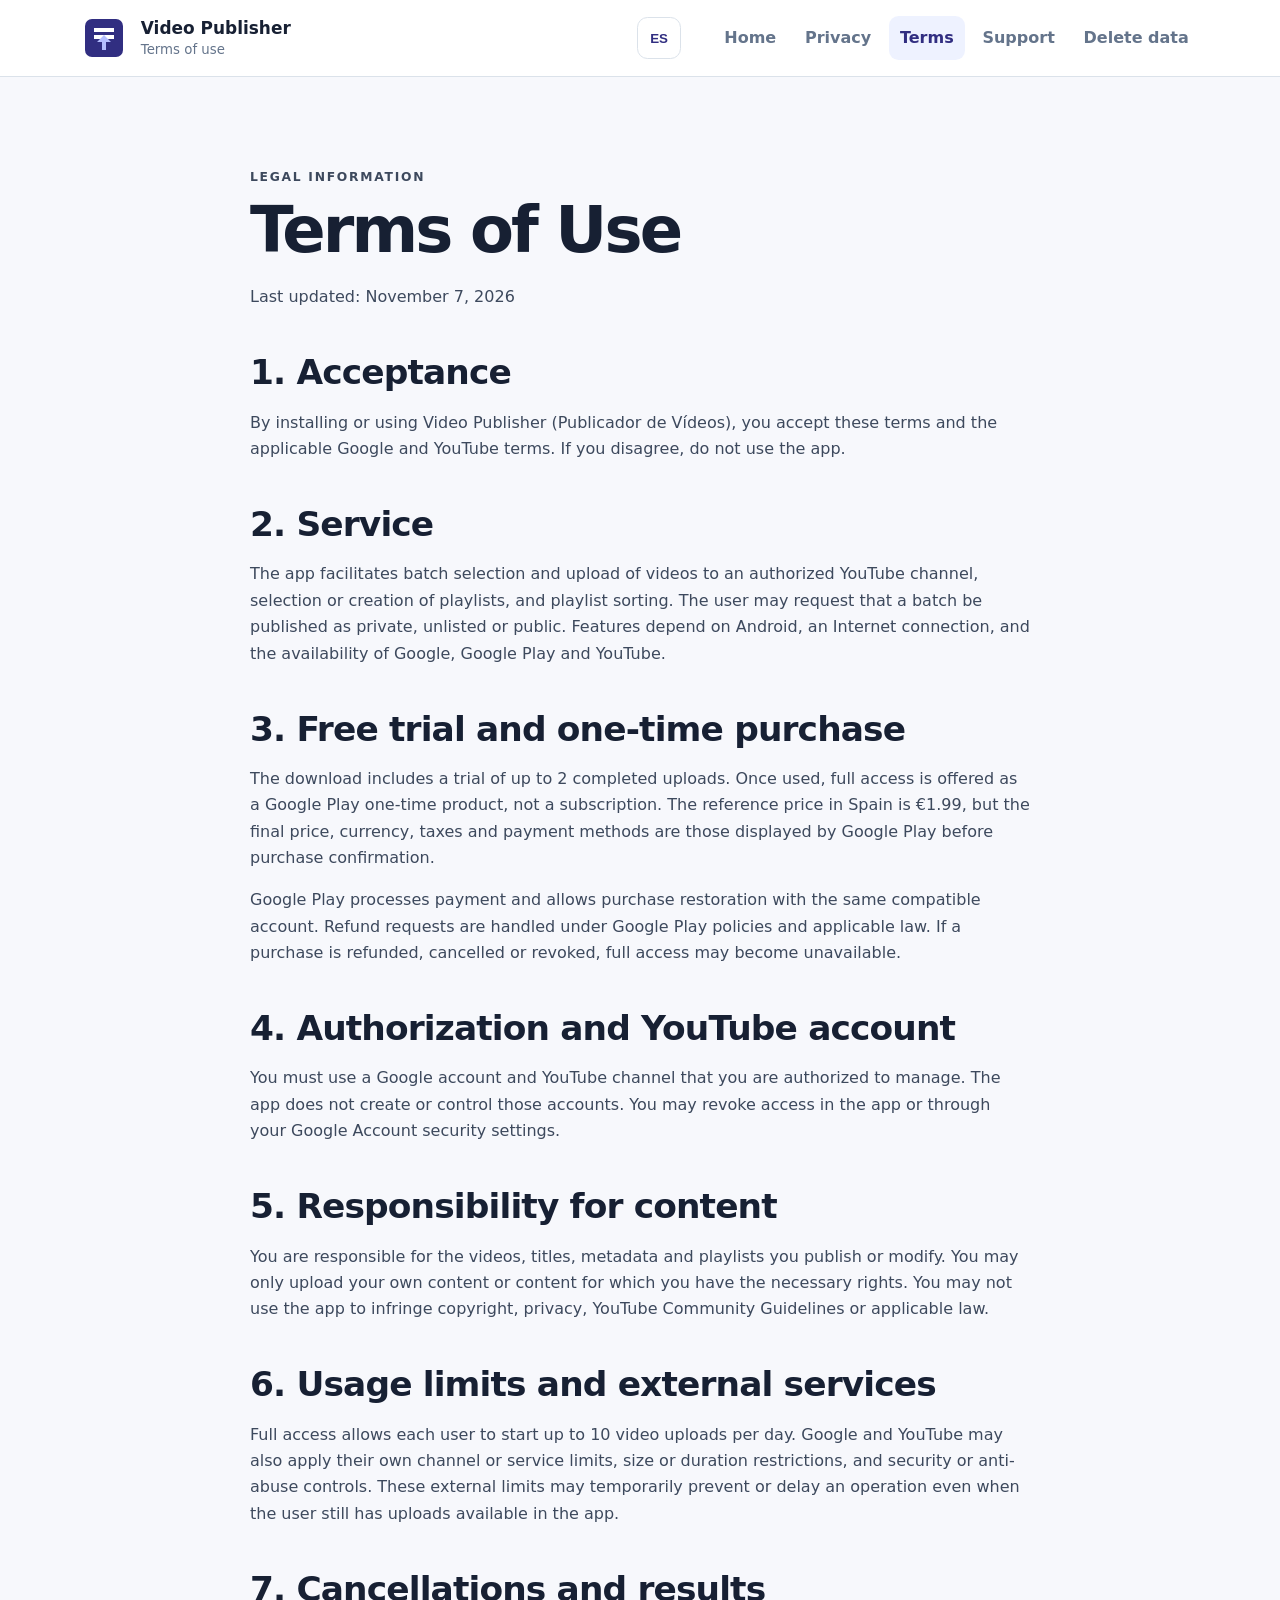
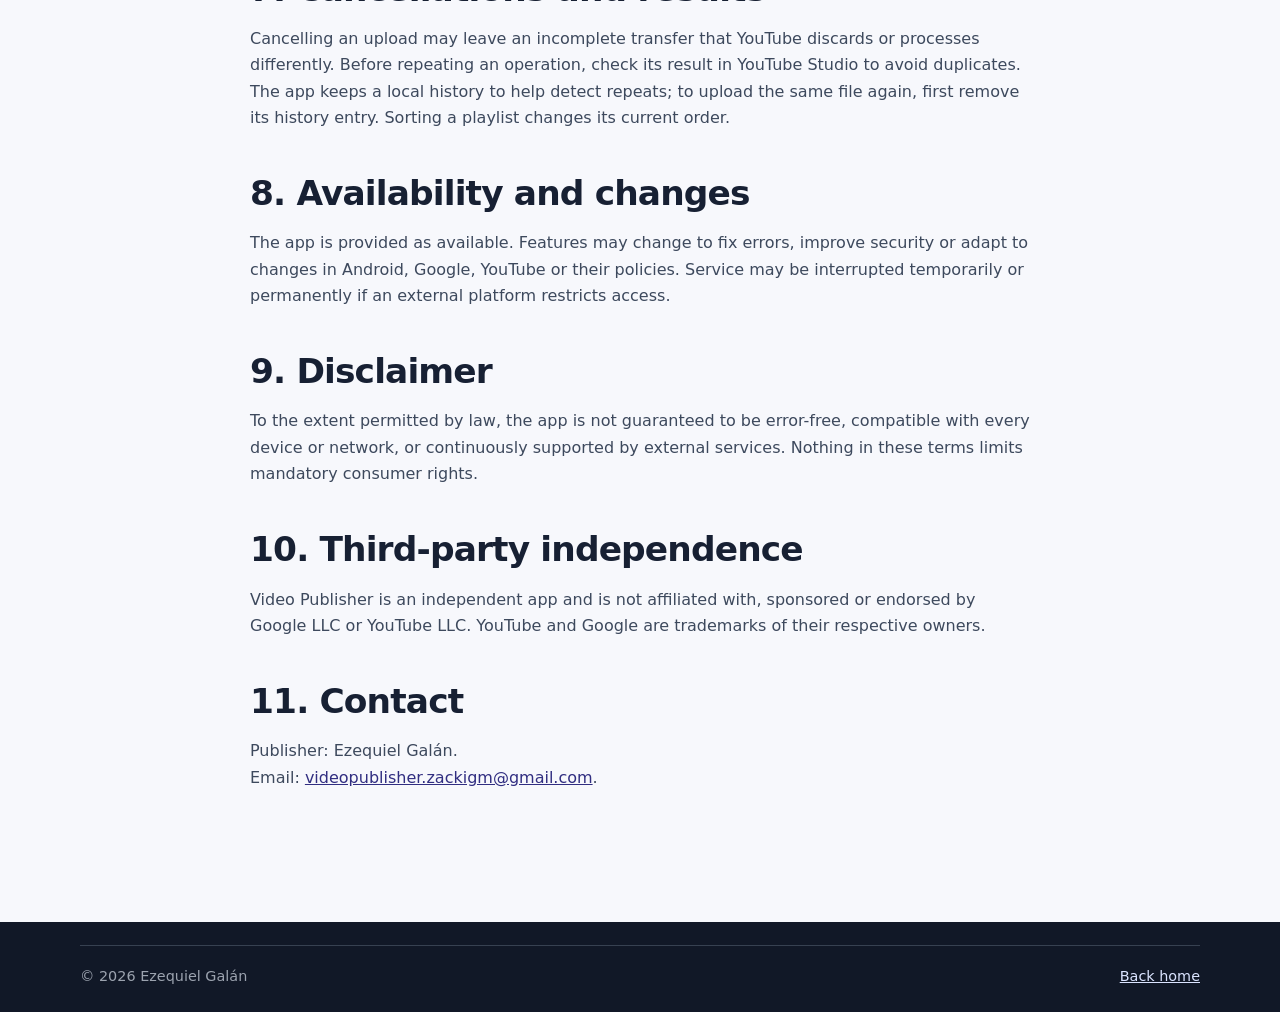
<file: terms.html>
<!doctype html><html lang="es"><head><meta charset="utf-8"><meta name="viewport" content="width=device-width, initial-scale=1"><meta name="theme-color" content="#312e81"><meta name="description" content="Condiciones de uso de Publicador de Vídeos."><title>Condiciones de uso | Publicador de Vídeos</title><link rel="icon" href="assets/logo.svg" type="image/svg+xml"><link rel="stylesheet" href="assets/styles.css"></head><body>
<a class="skip-link" href="#contenido" data-es="Saltar al contenido" data-en="Skip to content">Saltar al contenido</a><header class="site-header"><div class="shell header-inner"><a class="brand" href="index.html"><img src="assets/logo.svg" alt="" width="48" height="48"><span><strong data-es="Publicador de Vídeos" data-en="Video Publisher">Publicador de Vídeos</strong><small data-es="Condiciones de uso" data-en="Terms of use">Condiciones de uso</small></span></a><div class="header-actions"><button class="language-button" type="button" data-language-toggle>EN</button><button class="menu-button" type="button" data-menu-toggle aria-expanded="false" aria-controls="main-menu"><span></span><span></span><span></span><span class="sr-only">Menú</span></button></div><nav id="main-menu" class="main-nav"><a href="index.html" data-es="Inicio" data-en="Home">Inicio</a><a href="privacy.html" data-es="Privacidad" data-en="Privacy">Privacidad</a><a class="active" href="terms.html" data-es="Condiciones" data-en="Terms">Condiciones</a><a href="support.html" data-es="Ayuda" data-en="Support">Ayuda</a><a href="deletion.html" data-es="Eliminar datos" data-en="Delete data">Eliminar datos</a></nav></div></header>
<main id="contenido" class="legal-page"><div class="shell narrow"><p class="eyebrow" data-es="INFORMACIÓN LEGAL" data-en="LEGAL INFORMATION">INFORMACIÓN LEGAL</p><h1 data-es="Condiciones de uso" data-en="Terms of Use">Condiciones de uso</h1><p class="updated"><span data-es="Última actualización:" data-en="Last updated:">Última actualización:</span> <span data-effective-date>7 de noviembre de 2026</span></p>
<section><h2 data-es="1. Aceptación" data-en="1. Acceptance">1. Aceptación</h2><p data-es="Al instalar o utilizar Publicador de Vídeos (Video Publisher), aceptas estas condiciones y las condiciones aplicables de Google y YouTube. Si no estás de acuerdo, no utilices la aplicación." data-en="By installing or using Video Publisher (Publicador de Vídeos), you accept these terms and the applicable Google and YouTube terms. If you disagree, do not use the app.">Al instalar o utilizar Publicador de Vídeos (Video Publisher), aceptas estas condiciones y las condiciones aplicables de Google y YouTube. Si no estás de acuerdo, no utilices la aplicación.</p></section>
<section><h2 data-es="2. Servicio" data-en="2. Service">2. Servicio</h2><p data-es="La aplicación facilita la selección y subida por lotes de vídeos a un canal de YouTube autorizado, la elección o creación de listas de reproducción y su ordenación. El usuario puede solicitar que un lote se publique con visibilidad privada, oculta o pública. Las funciones dependen de Android, de una conexión a Internet y de la disponibilidad de Google, Google Play y YouTube." data-en="The app facilitates batch selection and upload of videos to an authorized YouTube channel, selection or creation of playlists, and playlist sorting. The user may request that a batch be published as private, unlisted or public. Features depend on Android, an Internet connection, and the availability of Google, Google Play and YouTube.">La aplicación facilita la selección y subida por lotes de vídeos a un canal de YouTube autorizado, la elección o creación de listas de reproducción y su ordenación. El usuario puede solicitar que un lote se publique con visibilidad <strong>privada, oculta o pública</strong>. Las funciones dependen de Android, de una conexión a Internet y de la disponibilidad de Google, Google Play y YouTube.</p></section>
<section><h2 data-es="3. Prueba gratuita y compra única" data-en="3. Free trial and one-time purchase">3. Prueba gratuita y compra única</h2><p data-es="La descarga incluye una prueba de hasta 2 subidas completadas. Una vez agotada, el acceso completo se ofrece mediante un producto de compra única de Google Play, no mediante una suscripción. El precio de referencia en España es 1,99 €, pero el precio, moneda, impuestos y métodos de pago definitivos son los mostrados por Google Play antes de confirmar la compra." data-en="The download includes a trial of up to 2 completed uploads. Once used, full access is offered as a Google Play one-time product, not a subscription. The reference price in Spain is €1.99, but the final price, currency, taxes and payment methods are those displayed by Google Play before purchase confirmation.">La descarga incluye una prueba de hasta <strong>2 subidas completadas</strong>. Una vez agotada, el acceso completo se ofrece mediante un producto de <strong>compra única</strong> de Google Play, no mediante una suscripción. El precio de referencia en España es <strong>1,99 €</strong>, pero el precio, moneda, impuestos y métodos de pago definitivos son los mostrados por Google Play antes de confirmar la compra.</p><p data-es="Google Play procesa el pago y permite restaurar la compra con la misma cuenta compatible. Las solicitudes de reembolso se tramitan conforme a las políticas de Google Play y la legislación aplicable. Si una compra es reembolsada, cancelada o revocada, el acceso completo puede dejar de estar disponible." data-en="Google Play processes payment and allows purchase restoration with the same compatible account. Refund requests are handled under Google Play policies and applicable law. If a purchase is refunded, cancelled or revoked, full access may become unavailable.">Google Play procesa el pago y permite restaurar la compra con la misma cuenta compatible. Las solicitudes de reembolso se tramitan conforme a las políticas de Google Play y la legislación aplicable. Si una compra es reembolsada, cancelada o revocada, el acceso completo puede dejar de estar disponible.</p></section>
<section><h2 data-es="4. Autorización y cuenta de YouTube" data-en="4. Authorization and YouTube account">4. Autorización y cuenta de YouTube</h2><p data-es="Debes utilizar una cuenta de Google y un canal de YouTube que estés autorizado a administrar. La aplicación no crea ni controla esas cuentas. Puedes retirar el acceso desde la aplicación o desde la configuración de seguridad de tu cuenta de Google." data-en="You must use a Google account and YouTube channel that you are authorized to manage. The app does not create or control those accounts. You may revoke access in the app or through your Google Account security settings.">Debes utilizar una cuenta de Google y un canal de YouTube que estés autorizado a administrar. La aplicación no crea ni controla esas cuentas. Puedes retirar el acceso desde la aplicación o desde la configuración de seguridad de tu cuenta de Google.</p></section>
<section><h2 data-es="5. Responsabilidad sobre el contenido" data-en="5. Responsibility for content">5. Responsabilidad sobre el contenido</h2><p data-es="Eres responsable de los vídeos, títulos, metadatos y listas que publiques o modifiques. Solo debes subir contenido propio o contenido para el que dispongas de los permisos necesarios. No puedes utilizar la aplicación para infringir derechos de autor, privacidad, las Normas de la Comunidad de YouTube o la legislación aplicable." data-en="You are responsible for the videos, titles, metadata and playlists you publish or modify. You may only upload your own content or content for which you have the necessary rights. You may not use the app to infringe copyright, privacy, YouTube Community Guidelines or applicable law.">Eres responsable de los vídeos, títulos, metadatos y listas que publiques o modifiques. Solo debes subir contenido propio o contenido para el que dispongas de los permisos necesarios. No puedes utilizar la aplicación para infringir derechos de autor, privacidad, las Normas de la Comunidad de YouTube o la legislación aplicable.</p></section>
<section><h2 data-es="6. Límites de uso y servicios externos" data-en="6. Usage limits and external services">6. Límites de uso y servicios externos</h2><p data-es="El acceso completo permite iniciar hasta 10 subidas de vídeo al día por usuario. Además, Google y YouTube pueden aplicar sus propios límites del canal o del servicio, restricciones de tamaño o duración y controles de seguridad o antiabuso. Estos límites externos pueden impedir o retrasar temporalmente una operación aunque el usuario todavía disponga de subidas en la aplicación." data-en="Full access allows each user to start up to 10 video uploads per day. Google and YouTube may also apply their own channel or service limits, size or duration restrictions, and security or anti-abuse controls. These external limits may temporarily prevent or delay an operation even when the user still has uploads available in the app.">El acceso completo permite iniciar hasta <strong>10 subidas de vídeo al día por usuario</strong>. Además, Google y YouTube pueden aplicar sus propios límites del canal o del servicio, restricciones de tamaño o duración y controles de seguridad o antiabuso. Estos límites externos pueden impedir o retrasar temporalmente una operación aunque el usuario todavía disponga de subidas en la aplicación.</p></section>
<section><h2 data-es="7. Cancelaciones y resultados" data-en="7. Cancellations and results">7. Cancelaciones y resultados</h2><p data-es="Cancelar una subida puede dejar un envío incompleto que YouTube descarte o procese de manera diferente. Antes de repetir una operación, comprueba su resultado en YouTube Studio para evitar duplicados. La aplicación conserva un historial local para ayudar a detectar repeticiones; para volver a enviar el mismo archivo debes eliminar antes su registro. Ordenar una lista modifica su orden actual." data-en="Cancelling an upload may leave an incomplete transfer that YouTube discards or processes differently. Before repeating an operation, check its result in YouTube Studio to avoid duplicates. The app keeps a local history to help detect repeats; to upload the same file again, first remove its history entry. Sorting a playlist changes its current order.">Cancelar una subida puede dejar un envío incompleto que YouTube descarte o procese de manera diferente. Antes de repetir una operación, comprueba su resultado en YouTube Studio para evitar duplicados. La aplicación conserva un historial local para ayudar a detectar repeticiones; para volver a enviar el mismo archivo debes eliminar antes su registro. Ordenar una lista modifica su orden actual.</p></section>
<section><h2 data-es="8. Disponibilidad y cambios" data-en="8. Availability and changes">8. Disponibilidad y cambios</h2><p data-es="La aplicación se proporciona según disponibilidad. Sus funciones pueden cambiar para corregir errores, mejorar la seguridad o adaptarse a cambios de Android, Google, YouTube o sus políticas. El servicio puede interrumpirse temporal o definitivamente si una plataforma externa restringe el acceso." data-en="The app is provided as available. Features may change to fix errors, improve security or adapt to changes in Android, Google, YouTube or their policies. Service may be interrupted temporarily or permanently if an external platform restricts access.">La aplicación se proporciona según disponibilidad. Sus funciones pueden cambiar para corregir errores, mejorar la seguridad o adaptarse a cambios de Android, Google, YouTube o sus políticas. El servicio puede interrumpirse temporal o definitivamente si una plataforma externa restringe el acceso.</p></section>
<section><h2 data-es="9. Exclusión de garantías" data-en="9. Disclaimer">9. Exclusión de garantías</h2><p data-es="En la medida permitida por la ley, no se garantiza que la aplicación esté libre de errores, sea compatible con todos los dispositivos o redes, o que los servicios externos estén siempre disponibles. Nada en estas condiciones limita los derechos irrenunciables que correspondan al consumidor." data-en="To the extent permitted by law, the app is not guaranteed to be error-free, compatible with every device or network, or continuously supported by external services. Nothing in these terms limits mandatory consumer rights.">En la medida permitida por la ley, no se garantiza que la aplicación esté libre de errores, sea compatible con todos los dispositivos o redes, o que los servicios externos estén siempre disponibles. Nada en estas condiciones limita los derechos irrenunciables que correspondan al consumidor.</p></section>
<section><h2 data-es="10. Independencia de terceros" data-en="10. Third-party independence">10. Independencia de terceros</h2><p data-es="Publicador de Vídeos es una aplicación independiente y no está afiliada, patrocinada ni respaldada por Google LLC o YouTube LLC. YouTube y Google son marcas de sus respectivos titulares." data-en="Video Publisher is an independent app and is not affiliated with, sponsored or endorsed by Google LLC or YouTube LLC. YouTube and Google are trademarks of their respective owners.">Publicador de Vídeos es una aplicación independiente y no está afiliada, patrocinada ni respaldada por Google LLC o YouTube LLC. YouTube y Google son marcas de sus respectivos titulares.</p></section>
<section><h2 data-es="11. Contacto" data-en="11. Contact">11. Contacto</h2><p><span data-es="Titular:" data-en="Publisher:">Titular:</span> <span data-developer-name>Ezequiel Galán</span>.<br><span data-es="Correo:" data-en="Email:">Correo:</span> <a data-support-email href="mailto:videopublisher.zackigm@gmail.com">videopublisher.zackigm@gmail.com</a>.</p></section>
</div></main><footer class="site-footer compact"><div class="shell legal-note"><span>© <span data-current-year></span> <span data-developer-name>Ezequiel Galán</span></span><a href="index.html" data-es="Volver al inicio" data-en="Back home">Volver al inicio</a></div></footer><script src="assets/config.js"></script><script src="assets/app.js"></script></body></html>
</file>
<file: assets/styles.css>
:root{--ink:#172033;--muted:#64748b;--brand:#4f46e5;--brand-dark:#312e81;--brand-soft:#eef2ff;--surface:#fff;--background:#f7f8fc;--line:#dbe2ea;--shadow:0 12px 35px rgba(30,41,59,.11);font-family:Inter,ui-sans-serif,system-ui,-apple-system,BlinkMacSystemFont,"Segoe UI",sans-serif;color:var(--ink);background:var(--background);font-synthesis:none}*{box-sizing:border-box}html{scroll-behavior:smooth}body{margin:0;line-height:1.65;background:var(--background)}a{color:var(--brand-dark)}img{display:block}.shell{width:min(1120px,calc(100% - 40px));margin-inline:auto}.narrow{width:min(780px,calc(100% - 40px))}.skip-link{position:fixed;left:1rem;top:-5rem;z-index:100;background:#fff;padding:.7rem 1rem;border-radius:.5rem}.skip-link:focus{top:1rem}.site-header{position:sticky;top:0;z-index:20;background:rgba(255,255,255,.94);backdrop-filter:blur(14px);border-bottom:1px solid var(--line)}.header-inner{min-height:76px;display:flex;align-items:center;gap:2rem}.brand{display:flex;align-items:center;gap:.8rem;text-decoration:none;color:var(--ink);margin-right:auto}.brand img{border-radius:12px}.brand span{display:grid;line-height:1.25}.brand strong{font-size:1.06rem}.brand small{color:var(--muted);margin-top:.18rem}.main-nav{display:flex;align-items:center;gap:.4rem}.main-nav a{text-decoration:none;color:var(--muted);font-weight:650;padding:.55rem .7rem;border-radius:.6rem}.main-nav a:hover,.main-nav a.active{color:var(--brand-dark);background:var(--brand-soft)}.header-actions{display:flex;gap:.55rem}.language-button,.menu-button{border:1px solid var(--line);background:#fff;border-radius:.65rem;min-width:44px;height:42px;color:var(--brand-dark);font-weight:800;cursor:pointer}.menu-button{display:none;padding:10px}.menu-button span:not(.sr-only){display:block;height:2px;background:currentColor;margin:4px 0}.hero{padding:clamp(4.5rem,9vw,8rem) 0;background:radial-gradient(circle at 85% 20%,#dbe4ff 0,transparent 38%),linear-gradient(145deg,#fff,#f4f5ff)}.hero-grid{display:grid;grid-template-columns:1.3fr .8fr;align-items:center;gap:clamp(2rem,7vw,7rem)}.eyebrow{font-size:.77rem;font-weight:850;letter-spacing:.14em;color:var(--brand);margin:0 0 .65rem;text-transform:uppercase}.hero h1,.legal-page h1{font-size:clamp(2.45rem,5vw,4.7rem);line-height:1.05;letter-spacing:-.045em;margin:.25rem 0 1.25rem}.hero-copy,.lead{font-size:clamp(1.05rem,2vw,1.25rem);color:var(--muted);max-width:66ch}.hero-actions{display:flex;flex-wrap:wrap;gap:.8rem;margin-top:2rem}.button{display:inline-flex;min-height:48px;align-items:center;justify-content:center;padding:.7rem 1.15rem;border-radius:.7rem;font-weight:750;text-decoration:none;border:1px solid transparent;box-shadow:0 5px 13px rgba(49,46,129,.12)}.button.primary{background:linear-gradient(135deg,var(--brand),var(--brand-dark));color:#fff}.button.secondary{background:#fff;color:var(--brand-dark);border-color:var(--line)}.hero-card{background:rgba(255,255,255,.86);border:1px solid rgba(255,255,255,.9);border-radius:1.4rem;padding:2rem;box-shadow:var(--shadow)}.hero-card img{border-radius:22px;margin-bottom:1.4rem}.hero-card ul{margin:0;padding-left:1.25rem}.hero-card li{margin:.6rem 0}.section{padding:clamp(4rem,8vw,7rem) 0}.section-heading{max-width:650px;margin-bottom:2rem}.section h2,.legal-page h2{font-size:clamp(1.45rem,3vw,2.15rem);line-height:1.2;letter-spacing:-.025em;margin:.2rem 0 1rem}.feature-grid{display:grid;grid-template-columns:repeat(3,1fr);gap:1rem}.feature{background:var(--surface);border:1px solid var(--line);border-radius:1rem;padding:1.5rem}.feature span,.step-number{color:var(--brand);font-weight:900}.feature h3{margin:.8rem 0 .35rem}.feature p{color:var(--muted);margin:0}.soft-section{background:var(--brand-dark);color:#fff}.soft-section .eyebrow{color:#b4beff}.soft-section p{color:#d9def4}.split{display:grid;grid-template-columns:1fr 1.2fr;gap:5rem;align-items:start}.text-link{color:#fff;font-weight:750}.site-footer{background:#111827;color:#e5e7eb;padding:3rem 0 1.5rem}.footer-grid{display:flex;justify-content:space-between;gap:2rem}.footer-grid p{color:#9ca3af}.footer-links{display:flex;flex-wrap:wrap;gap:1rem}.site-footer a{color:#dbe4ff}.legal-note{border-top:1px solid #374151;padding-top:1.2rem;margin-top:2rem;color:#9ca3af;font-size:.9rem;display:flex;justify-content:space-between;gap:1rem}.site-footer.compact{padding-top:1.4rem}.site-footer.compact .legal-note{margin-top:0}.legal-page{padding:clamp(3.5rem,7vw,6rem) 0}.legal-page h1{font-size:clamp(2.3rem,5vw,4rem)}.updated{color:var(--muted);margin-bottom:2.5rem}.legal-page section{margin:2.6rem 0}.legal-page p,.legal-page li{color:#3d495d}.legal-page li{margin:.45rem 0}.legal-page code{background:#e9edf4;border-radius:.35rem;padding:.12rem .35rem;font-size:.9em}.notice,.contact-card{border:1px solid #c7d2fe;border-left:5px solid var(--brand);background:var(--brand-soft);padding:1.25rem 1.4rem;border-radius:.8rem;margin:2rem 0}.notice p,.contact-card p{margin-bottom:0}.contact-card .button{margin-top:1rem}.steps section{position:relative;padding-left:3.5rem}.step-number{position:absolute;left:0;top:.1rem;display:grid;place-items:center;width:2.3rem;height:2.3rem;border-radius:50%;background:var(--brand-soft)}details{background:#fff;border:1px solid var(--line);border-radius:.75rem;padding:1rem 1.2rem;margin:.75rem 0}summary{cursor:pointer;font-weight:750}details p{margin-bottom:.2rem}.sr-only{position:absolute;width:1px;height:1px;padding:0;margin:-1px;overflow:hidden;clip:rect(0,0,0,0);white-space:nowrap;border:0}
@media(max-width:820px){.menu-button{display:block}.main-nav{display:none;position:absolute;top:76px;left:0;right:0;background:#fff;border-bottom:1px solid var(--line);padding:1rem 20px;box-shadow:var(--shadow);flex-direction:column;align-items:stretch}.main-nav.open{display:flex}.main-nav a{padding:.8rem}.hero-grid,.split{grid-template-columns:1fr}.hero-card{max-width:560px}.feature-grid{grid-template-columns:1fr}.footer-grid,.legal-note{flex-direction:column}.split{gap:1rem}.brand small{display:none}}
@media(max-width:480px){.shell,.narrow{width:min(100% - 28px,1120px)}.header-inner{min-height:68px}.brand img{width:42px;height:42px}.brand strong{font-size:.97rem}.hero{padding:4rem 0}.hero h1{font-size:2.45rem}.steps section{padding-left:0}.step-number{position:static;margin-bottom:.7rem}.button{width:100%}.hero-actions{display:grid}.main-nav{top:68px}}
@media(prefers-color-scheme:dark){:root{--ink:#f2f5fb;--muted:#aeb9ca;--brand:#8b85ff;--brand-dark:#b8b4ff;--brand-soft:#222b46;--surface:#162035;--background:#0d1525;--line:#334158;--shadow:0 12px 35px rgba(0,0,0,.28)}.site-header{background:rgba(13,21,37,.94)}.language-button,.menu-button,.main-nav{background:#162035}.hero{background:radial-gradient(circle at 85% 20%,#252f61 0,transparent 38%),linear-gradient(145deg,#111a2d,#10152b)}.hero-card{background:rgba(22,32,53,.9);border-color:#34415c}.button.secondary,details{background:#162035}.legal-page p,.legal-page li{color:#c5cfdd}.legal-page code{background:#202b41}.soft-section{background:#272461}}
</file>
